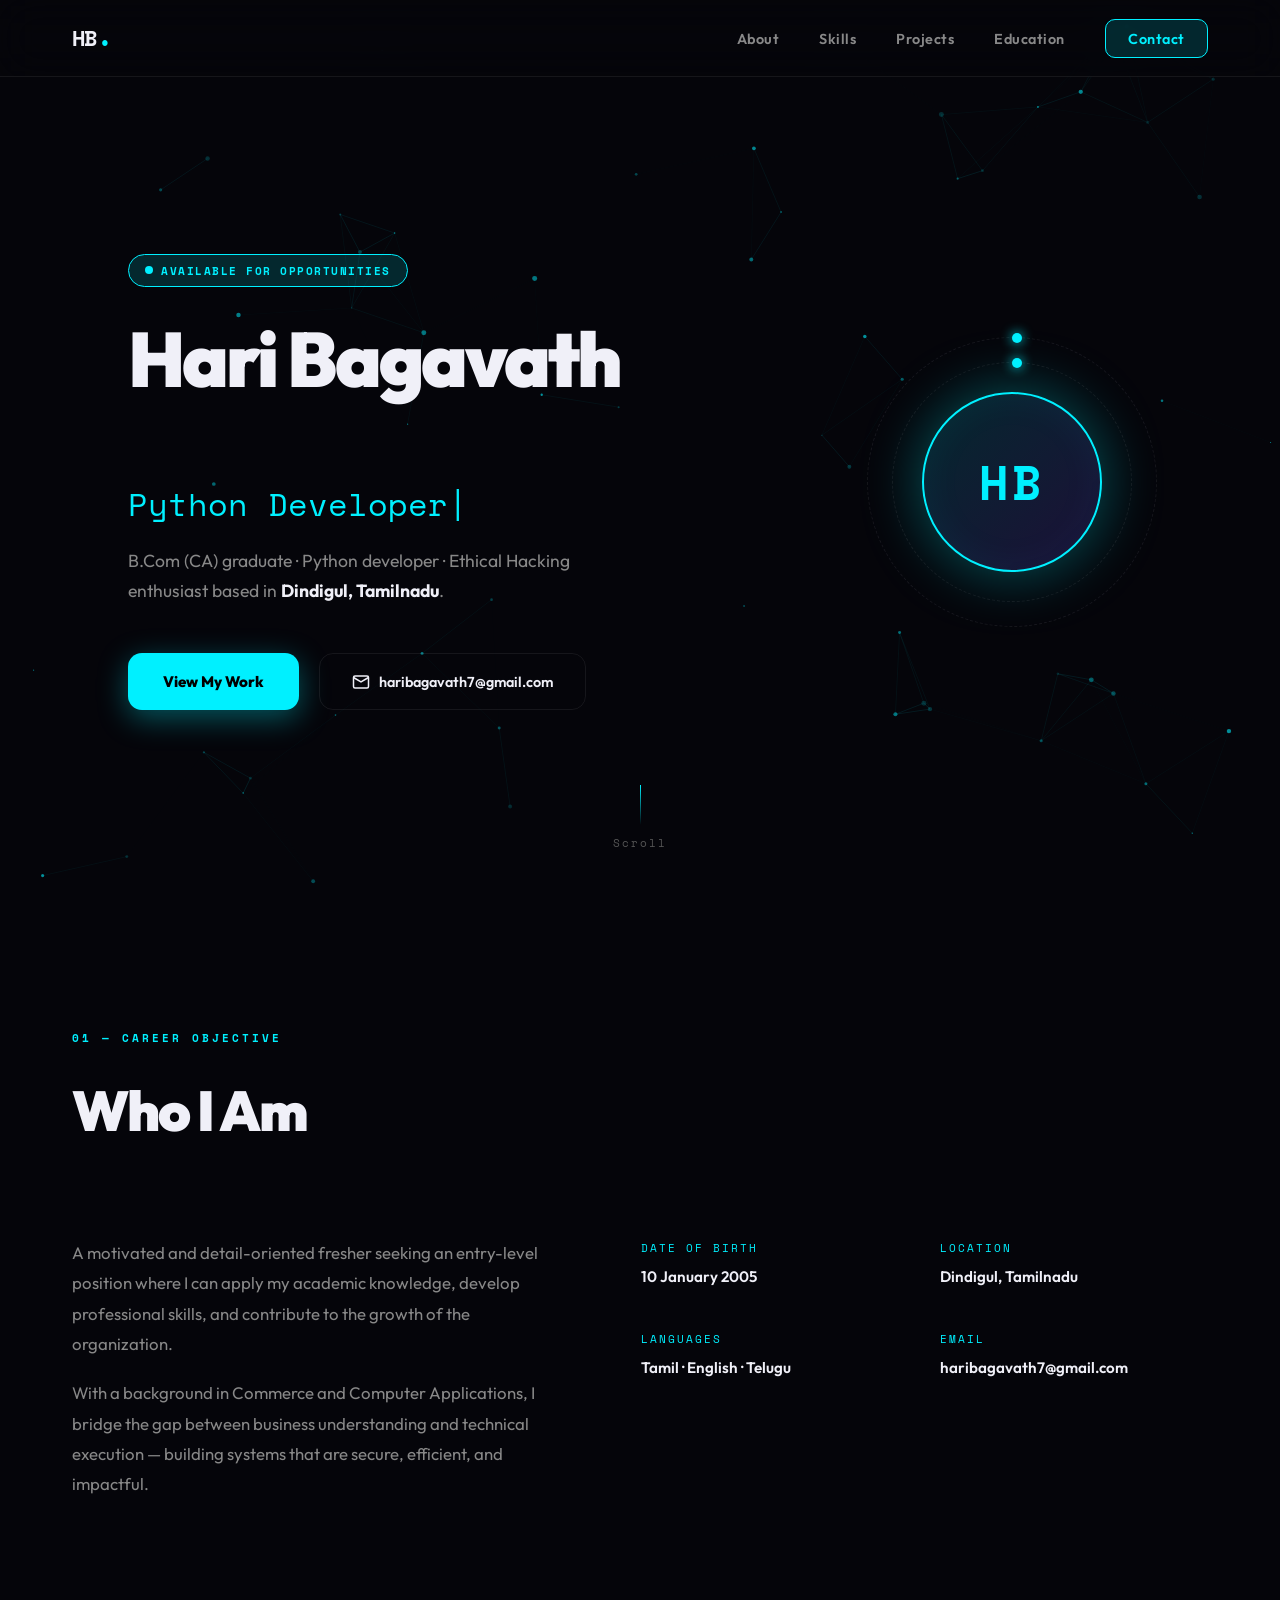
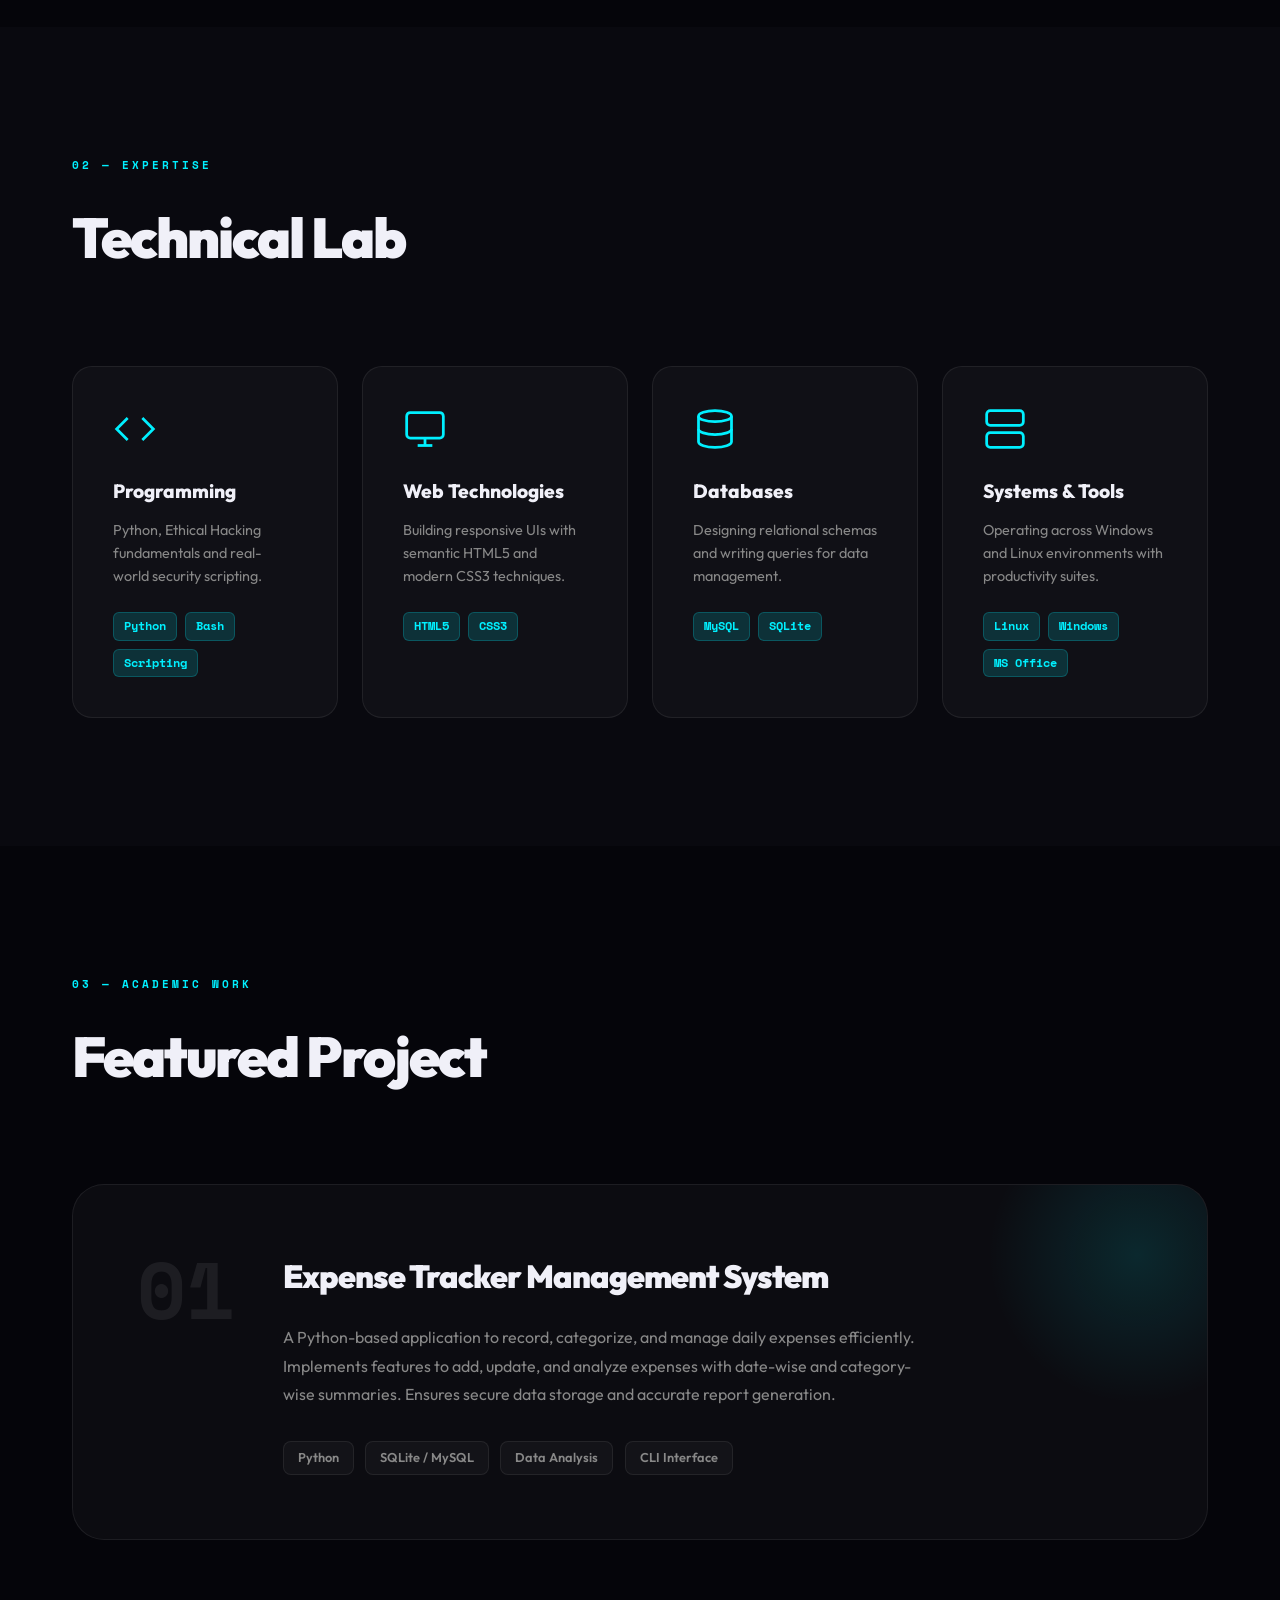
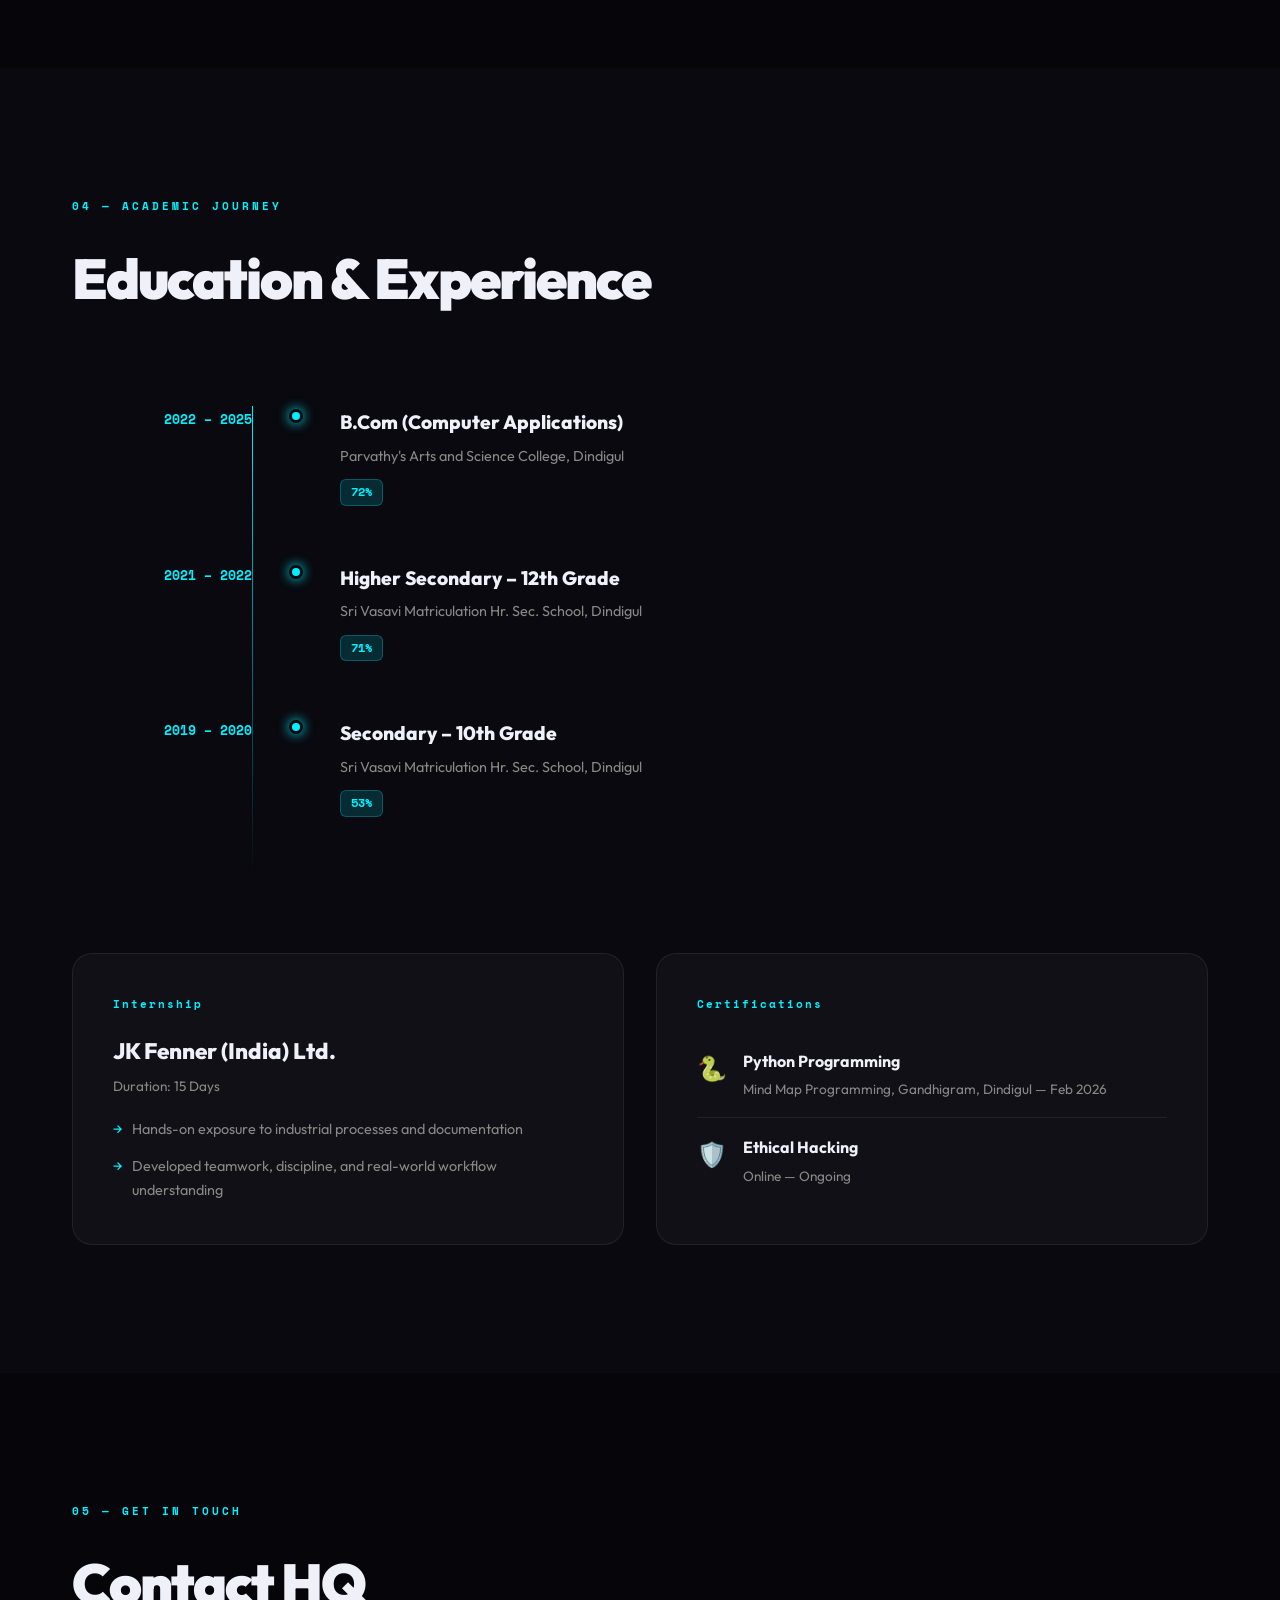
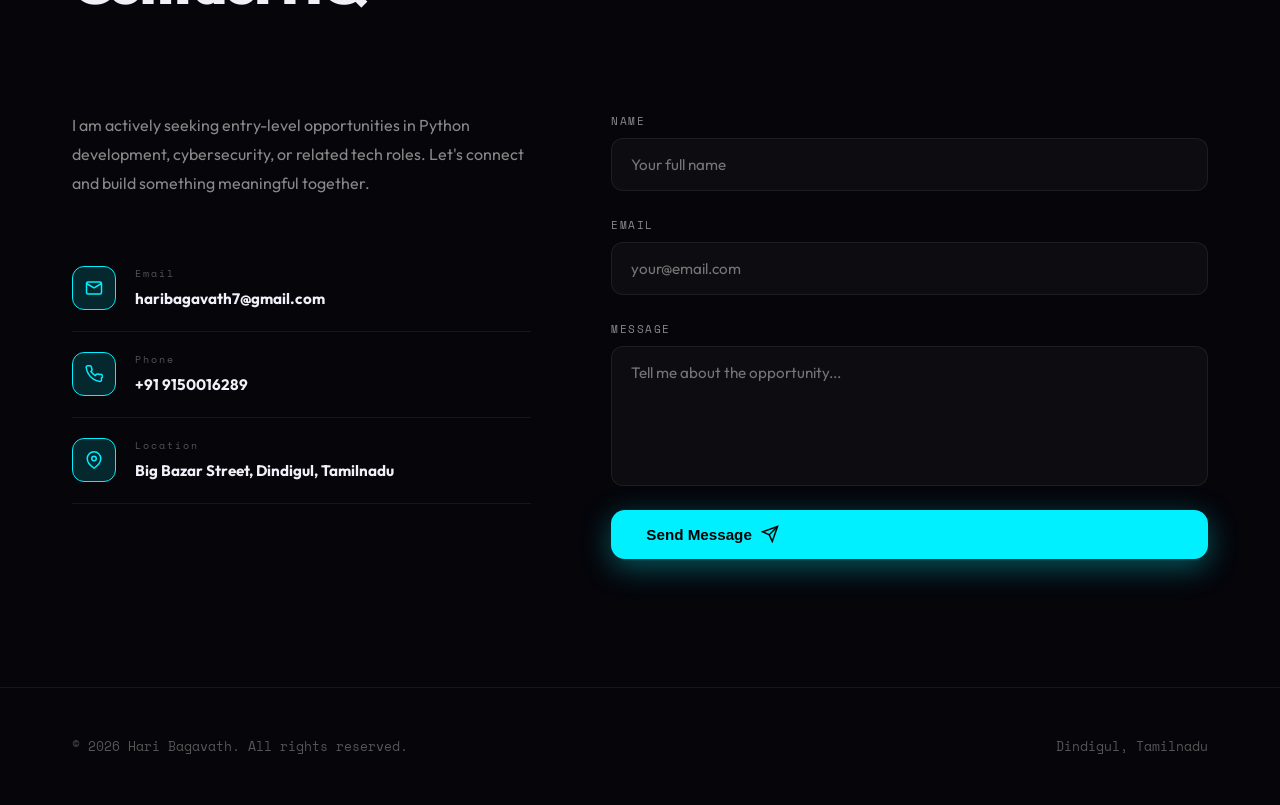
<file: new/index.html>
<!DOCTYPE html>
<html lang="en">
<head>
    <meta charset="UTF-8">
    <meta name="viewport" content="width=device-width, initial-scale=1.0">
    <title>Hari Bagavath | Python Developer & Ethical Hacking Enthusiast</title>
    <meta name="description" content="Portfolio of Hari Bagavath – B.Com CA graduate, Python developer, and ethical hacking enthusiast from Dindigul, Tamilnadu.">
    <link rel="stylesheet" href="styles.css">
    <link rel="preconnect" href="https://fonts.googleapis.com">
    <link rel="preconnect" href="https://fonts.gstatic.com" crossorigin>
    <link href="https://fonts.googleapis.com/css2?family=Outfit:wght@300;400;600;800;900&family=Space+Mono:wght@400;700&display=swap" rel="stylesheet">
</head>
<body>

    <!-- Particle canvas background -->
    <canvas id="particle-canvas"></canvas>

    <!-- Navbar -->
    <nav class="glass-nav" id="navbar">
        <div class="nav-container">
            <a href="#hero" class="logo">HB<span class="logo-dot">.</span></a>
            <ul class="nav-links">
                <li><a href="#about">About</a></li>
                <li><a href="#skills">Skills</a></li>
                <li><a href="#projects">Projects</a></li>
                <li><a href="#education">Education</a></li>
                <li><a href="#contact" class="btn-nav">Contact</a></li>
            </ul>
            <button class="mobile-menu-btn" id="mobile-menu-btn" aria-label="Open menu">
                <span></span><span></span><span></span>
            </button>
        </div>
    </nav>

    <!-- Mobile Menu -->
    <div class="mobile-menu" id="mobile-menu">
        <a href="#about" class="mobile-link">About</a>
        <a href="#skills" class="mobile-link">Skills</a>
        <a href="#projects" class="mobile-link">Projects</a>
        <a href="#education" class="mobile-link">Education</a>
        <a href="#contact" class="mobile-link">Contact</a>
    </div>

    <main>
        <!-- HERO -->
        <section id="hero" class="hero-section">
            <div class="hero-content">
                <div class="hero-badge">
                    <span class="badge-dot"></span>
                    AVAILABLE FOR OPPORTUNITIES
                </div>
                <h1>
                    <span class="line1">Hari Bagavath</span><br>
                    <span class="line2"><span class="typed-text" id="typed-text"></span><span class="cursor">|</span></span>
                </h1>
                <p class="hero-sub">B.Com (CA) graduate · Python developer · Ethical Hacking enthusiast based in <strong>Dindigul, Tamilnadu</strong>.</p>
                <div class="hero-btns">
                    <a href="#projects" class="btn-primary" id="hero-view-btn">View My Work</a>
                    <a href="mailto:haribagavath7@gmail.com" class="btn-ghost" id="hero-email-btn">
                        <svg width="18" height="18" viewBox="0 0 24 24" fill="none" stroke="currentColor" stroke-width="2"><path d="M4 4h16c1.1 0 2 .9 2 2v12c0 1.1-.9 2-2 2H4c-1.1 0-2-.9-2-2V6c0-1.1.9-2 2-2z"/><polyline points="22,6 12,12 2,6"/></svg>
                        haribagavath7@gmail.com
                    </a>
                </div>
            </div>
            <div class="hero-visual">
                <div class="avatar-ring">
                    <div class="avatar-inner">
                        <span class="avatar-initials">HB</span>
                    </div>
                    <div class="orbit orbit-1"><div class="orbit-dot"></div></div>
                    <div class="orbit orbit-2"><div class="orbit-dot"></div></div>
                </div>
            </div>
            <div class="scroll-hint">
                <div class="scroll-line"></div>
                <span>Scroll</span>
            </div>
        </section>

        <!-- ABOUT -->
        <section id="about" class="section">
            <div class="container reveal">
                <div class="section-label">01 &mdash; CAREER OBJECTIVE</div>
                <h2 class="section-heading">Who I Am</h2>
                <div class="about-grid">
                    <div class="about-text">
                        <p>A motivated and detail-oriented fresher seeking an entry-level position where I can apply my academic knowledge, develop professional skills, and contribute to the growth of the organization.</p>
                        <p style="margin-top:1.2rem;">With a background in Commerce and Computer Applications, I bridge the gap between business understanding and technical execution — building systems that are secure, efficient, and impactful.</p>
                    </div>
                    <div class="about-details">
                        <div class="detail-row">
                            <div class="detail-block">
                                <span class="dk">Date of Birth</span>
                                <span class="dv">10 January 2005</span>
                            </div>
                            <div class="detail-block">
                                <span class="dk">Location</span>
                                <span class="dv">Dindigul, Tamilnadu</span>
                            </div>
                        </div>
                        <div class="detail-row">
                            <div class="detail-block">
                                <span class="dk">Languages</span>
                                <span class="dv">Tamil · English · Telugu</span>
                            </div>
                            <div class="detail-block">
                                <span class="dk">Email</span>
                                <span class="dv">haribagavath7@gmail.com</span>
                            </div>
                        </div>
                    </div>
                </div>
            </div>
        </section>

        <!-- SKILLS -->
        <section id="skills" class="section alt-bg">
            <div class="container reveal">
                <div class="section-label">02 &mdash; EXPERTISE</div>
                <h2 class="section-heading">Technical Lab</h2>
                <div class="skills-grid">
                    <div class="skill-card">
                        <div class="skill-icon">
                            <svg viewBox="0 0 24 24" fill="none" stroke="currentColor" stroke-width="1.5"><polyline points="16 18 22 12 16 6"/><polyline points="8 6 2 12 8 18"/></svg>
                        </div>
                        <h3>Programming</h3>
                        <p>Python, Ethical Hacking fundamentals and real-world security scripting.</p>
                        <div class="skill-tags"><span>Python</span><span>Bash</span><span>Scripting</span></div>
                    </div>
                    <div class="skill-card">
                        <div class="skill-icon">
                            <svg viewBox="0 0 24 24" fill="none" stroke="currentColor" stroke-width="1.5"><rect x="2" y="3" width="20" height="14" rx="2" ry="2"/><line x1="8" y1="21" x2="16" y2="21"/><line x1="12" y1="17" x2="12" y2="21"/></svg>
                        </div>
                        <h3>Web Technologies</h3>
                        <p>Building responsive UIs with semantic HTML5 and modern CSS3 techniques.</p>
                        <div class="skill-tags"><span>HTML5</span><span>CSS3</span></div>
                    </div>
                    <div class="skill-card">
                        <div class="skill-icon">
                            <svg viewBox="0 0 24 24" fill="none" stroke="currentColor" stroke-width="1.5"><ellipse cx="12" cy="5" rx="9" ry="3"/><path d="M21 12c0 1.66-4 3-9 3s-9-1.34-9-3"/><path d="M3 5v14c0 1.66 4 3 9 3s9-1.34 9-3V5"/></svg>
                        </div>
                        <h3>Databases</h3>
                        <p>Designing relational schemas and writing queries for data management.</p>
                        <div class="skill-tags"><span>MySQL</span><span>SQLite</span></div>
                    </div>
                    <div class="skill-card">
                        <div class="skill-icon">
                            <svg viewBox="0 0 24 24" fill="none" stroke="currentColor" stroke-width="1.5"><rect x="2" y="2" width="20" height="8" rx="2" ry="2"/><rect x="2" y="14" width="20" height="8" rx="2" ry="2"/><line x1="6" y1="6" x2="6.01" y2="6"/><line x1="6" y1="18" x2="6.01" y2="18"/></svg>
                        </div>
                        <h3>Systems & Tools</h3>
                        <p>Operating across Windows and Linux environments with productivity suites.</p>
                        <div class="skill-tags"><span>Linux</span><span>Windows</span><span>MS Office</span></div>
                    </div>
                </div>
            </div>
        </section>

        <!-- PROJECTS -->
        <section id="projects" class="section">
            <div class="container reveal">
                <div class="section-label">03 &mdash; ACADEMIC WORK</div>
                <h2 class="section-heading">Featured Project</h2>
                <div class="project-card">
                    <div class="project-glow"></div>
                    <div class="project-number">01</div>
                    <div class="project-body">
                        <h3>Expense Tracker Management System</h3>
                        <p>A Python-based application to record, categorize, and manage daily expenses efficiently. Implements features to add, update, and analyze expenses with date-wise and category-wise summaries. Ensures secure data storage and accurate report generation.</p>
                        <div class="project-tech">
                            <span>Python</span>
                            <span>SQLite / MySQL</span>
                            <span>Data Analysis</span>
                            <span>CLI Interface</span>
                        </div>
                    </div>
                </div>
            </div>
        </section>

        <!-- EDUCATION & INTERNSHIP -->
        <section id="education" class="section alt-bg">
            <div class="container reveal">
                <div class="section-label">04 &mdash; ACADEMIC JOURNEY</div>
                <h2 class="section-heading">Education & Experience</h2>

                <div class="timeline">
                    <div class="timeline-item">
                        <div class="tl-year">2022 – 2025</div>
                        <div class="tl-dot"></div>
                        <div class="tl-content">
                            <h4>B.Com (Computer Applications)</h4>
                            <p>Parvathy's Arts and Science College, Dindigul</p>
                            <span class="tl-grade">72%</span>
                        </div>
                    </div>
                    <div class="timeline-item">
                        <div class="tl-year">2021 – 2022</div>
                        <div class="tl-dot"></div>
                        <div class="tl-content">
                            <h4>Higher Secondary – 12th Grade</h4>
                            <p>Sri Vasavi Matriculation Hr. Sec. School, Dindigul</p>
                            <span class="tl-grade">71%</span>
                        </div>
                    </div>
                    <div class="timeline-item">
                        <div class="tl-year">2019 – 2020</div>
                        <div class="tl-dot"></div>
                        <div class="tl-content">
                            <h4>Secondary – 10th Grade</h4>
                            <p>Sri Vasavi Matriculation Hr. Sec. School, Dindigul</p>
                            <span class="tl-grade">53%</span>
                        </div>
                    </div>
                </div>

                <div class="dual-grid">
                    <!-- Internship -->
                    <div class="info-card">
                        <div class="info-card-label">Internship</div>
                        <h3>JK Fenner (India) Ltd.</h3>
                        <p class="info-duration">Duration: 15 Days</p>
                        <ul class="info-list">
                            <li>Hands-on exposure to industrial processes and documentation</li>
                            <li>Developed teamwork, discipline, and real-world workflow understanding</li>
                        </ul>
                    </div>
                    <!-- Certifications -->
                    <div class="info-card">
                        <div class="info-card-label">Certifications</div>
                        <div class="cert-item">
                            <div class="cert-icon">🐍</div>
                            <div>
                                <h4>Python Programming</h4>
                                <p>Mind Map Programming, Gandhigram, Dindigul — Feb 2026</p>
                            </div>
                        </div>
                        <div class="cert-item">
                            <div class="cert-icon">🛡️</div>
                            <div>
                                <h4>Ethical Hacking</h4>
                                <p>Online — Ongoing</p>
                            </div>
                        </div>
                    </div>
                </div>
            </div>
        </section>

        <!-- CONTACT -->
        <section id="contact" class="section">
            <div class="container reveal">
                <div class="section-label">05 &mdash; GET IN TOUCH</div>
                <h2 class="section-heading">Contact HQ</h2>
                <div class="contact-wrap">
                    <div class="contact-info">
                        <p>I am actively seeking entry-level opportunities in Python development, cybersecurity, or related tech roles. Let's connect and build something meaningful together.</p>
                        <a href="mailto:haribagavath7@gmail.com" class="contact-link" id="contact-email-link">
                            <div class="cl-icon">
                                <svg viewBox="0 0 24 24" fill="none" stroke="currentColor" stroke-width="2"><path d="M4 4h16c1.1 0 2 .9 2 2v12c0 1.1-.9 2-2 2H4c-1.1 0-2-.9-2-2V6c0-1.1.9-2 2-2z"/><polyline points="22,6 12,12 2,6"/></svg>
                            </div>
                            <div>
                                <span class="cl-label">Email</span>
                                <span class="cl-value">haribagavath7@gmail.com</span>
                            </div>
                        </a>
                        <a href="tel:+919150016289" class="contact-link" id="contact-phone-link">
                            <div class="cl-icon">
                                <svg viewBox="0 0 24 24" fill="none" stroke="currentColor" stroke-width="2"><path d="M22 16.92v3a2 2 0 0 1-2.18 2 19.79 19.79 0 0 1-8.63-3.07A19.5 19.5 0 0 1 4.69 12 19.79 19.79 0 0 1 1.61 3.29A2 2 0 0 1 3.58 1h3a2 2 0 0 1 2 1.72c.127.96.361 1.903.7 2.81a2 2 0 0 1-.45 2.11L7.91 8.56a16 16 0 0 0 5.55 5.55l1.62-1.62a2 2 0 0 1 2.11-.45c.907.339 1.85.573 2.81.7A2 2 0 0 1 22 16.92z"/></svg>
                            </div>
                            <div>
                                <span class="cl-label">Phone</span>
                                <span class="cl-value">+91 9150016289</span>
                            </div>
                        </a>
                        <a href="#" class="contact-link" id="contact-location-link">
                            <div class="cl-icon">
                                <svg viewBox="0 0 24 24" fill="none" stroke="currentColor" stroke-width="2"><path d="M21 10c0 7-9 13-9 13s-9-6-9-13a9 9 0 0 1 18 0z"/><circle cx="12" cy="10" r="3"/></svg>
                            </div>
                            <div>
                                <span class="cl-label">Location</span>
                                <span class="cl-value">Big Bazar Street, Dindigul, Tamilnadu</span>
                            </div>
                        </a>
                    </div>
                    <form class="contact-form" id="contact-form">
                        <div class="form-group">
                            <label for="name">Name</label>
                            <input type="text" id="name" placeholder="Your full name" required>
                        </div>
                        <div class="form-group">
                            <label for="email">Email</label>
                            <input type="email" id="email" placeholder="your@email.com" required>
                        </div>
                        <div class="form-group">
                            <label for="message">Message</label>
                            <textarea id="message" placeholder="Tell me about the opportunity..." required></textarea>
                        </div>
                        <button type="submit" class="btn-primary" id="submit-btn">
                            Send Message
                            <svg viewBox="0 0 24 24" fill="none" stroke="currentColor" stroke-width="2" width="18"><line x1="22" y1="2" x2="11" y2="13"/><polygon points="22 2 15 22 11 13 2 9 22 2"/></svg>
                        </button>
                    </form>
                </div>
            </div>
        </section>
    </main>

    <footer>
        <div class="container footer-inner">
            <span>© 2026 Hari Bagavath. All rights reserved.</span>
            <div class="footer-extras">
                <span>Dindigul, Tamilnadu</span>
            </div>
        </div>
    </footer>

    <script src="app.js"></script>
</body>
</html>
</file>
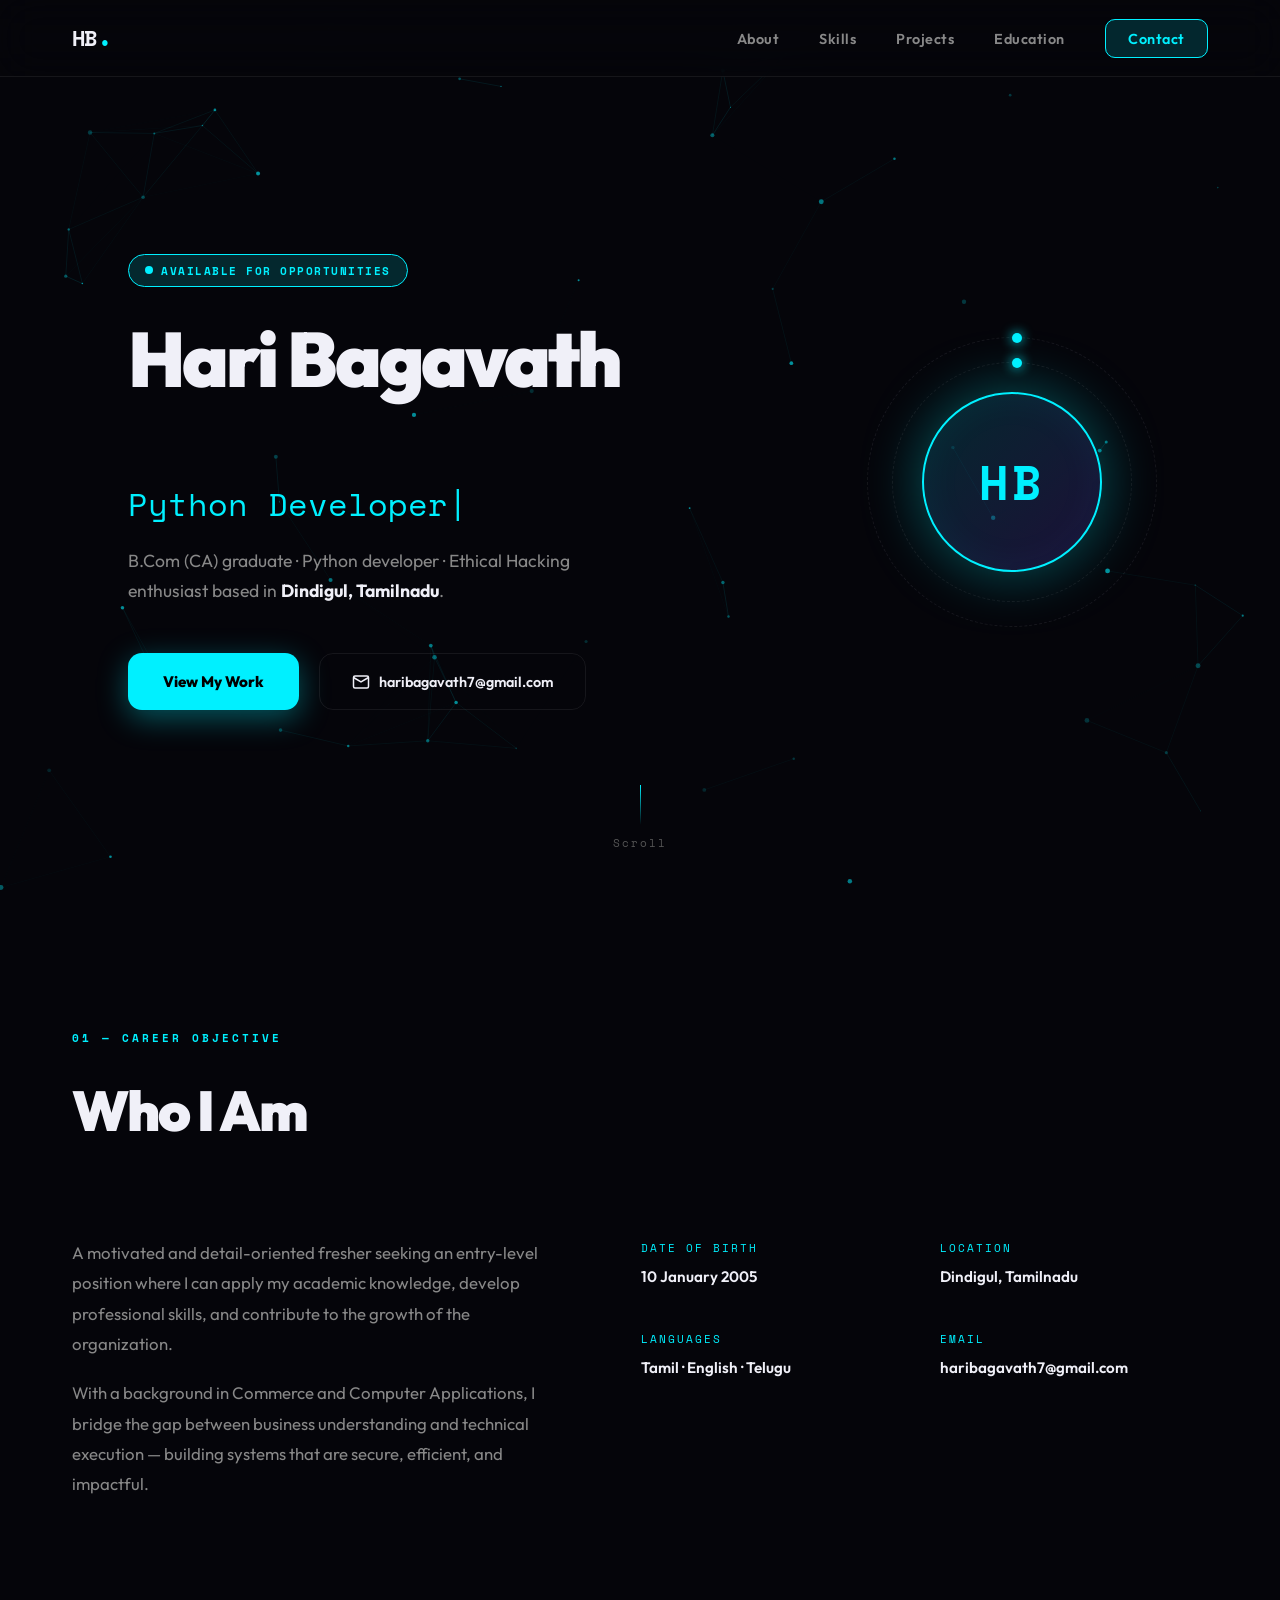
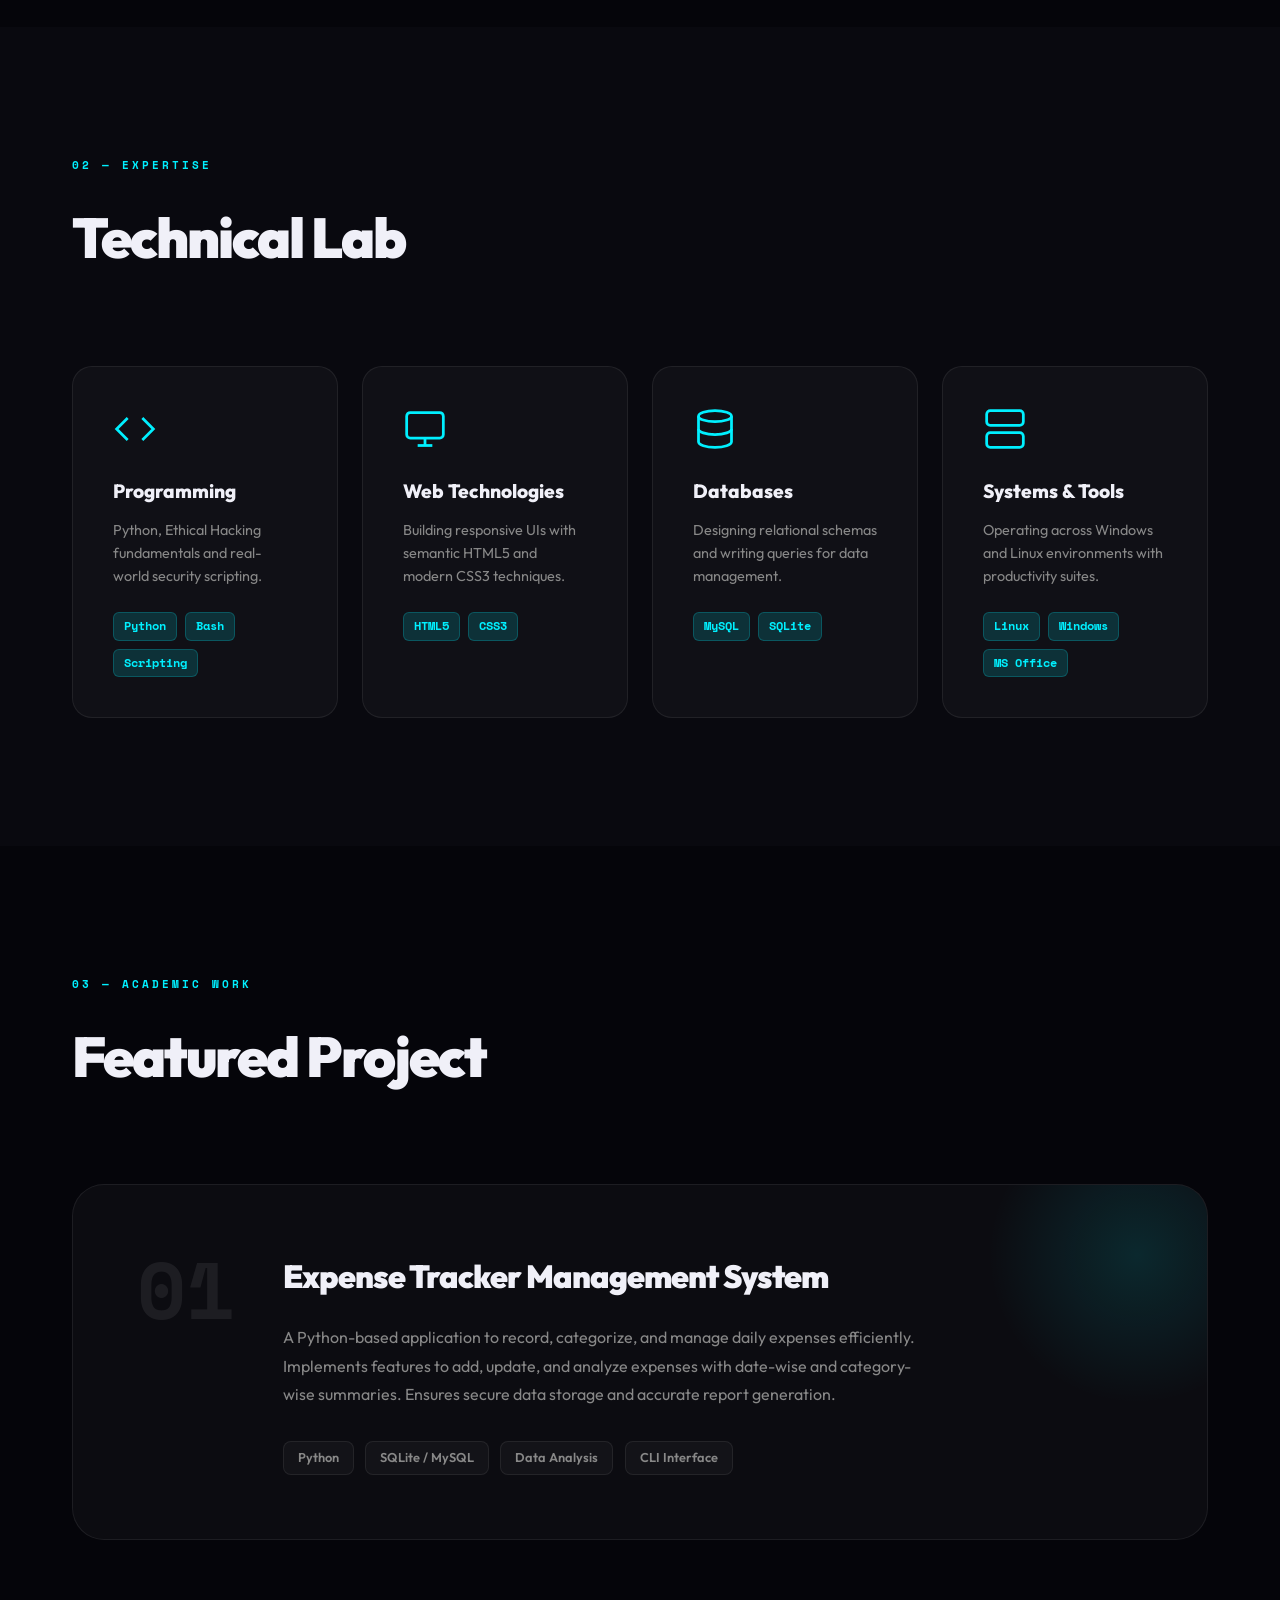
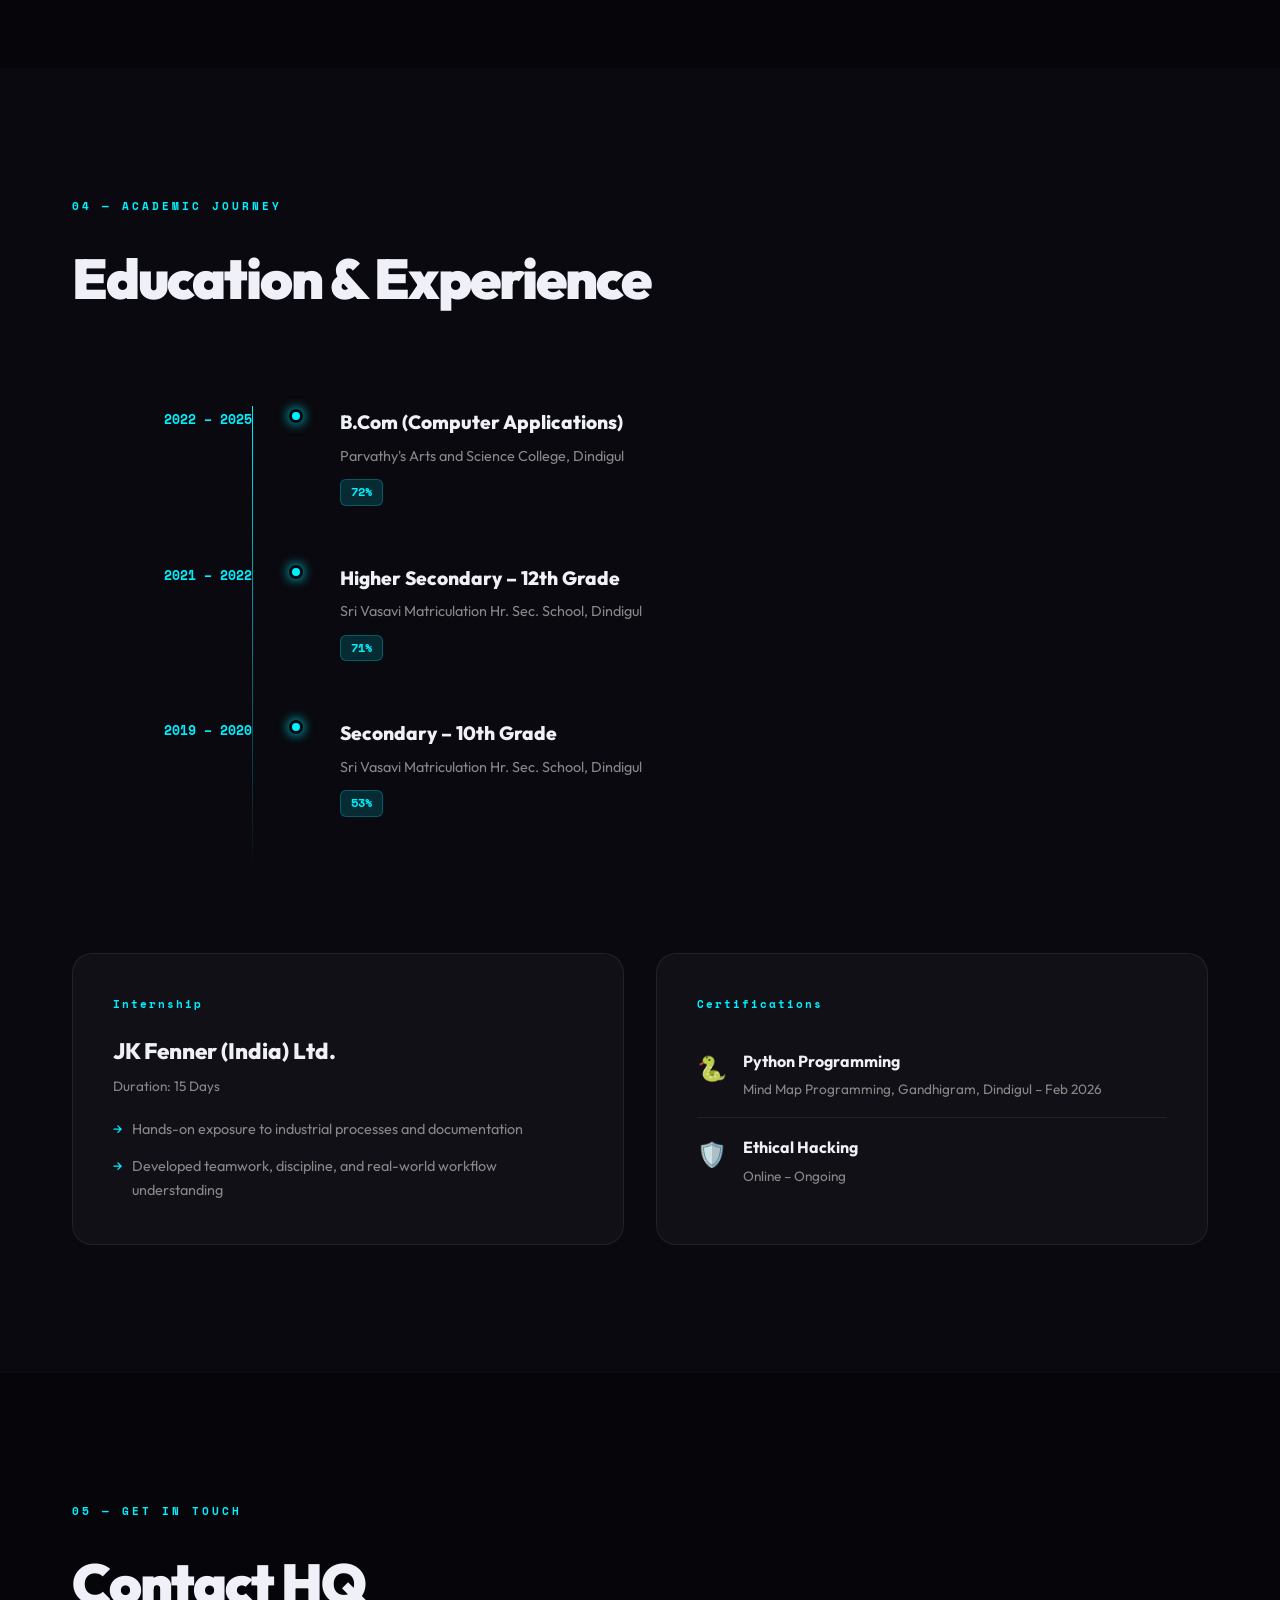
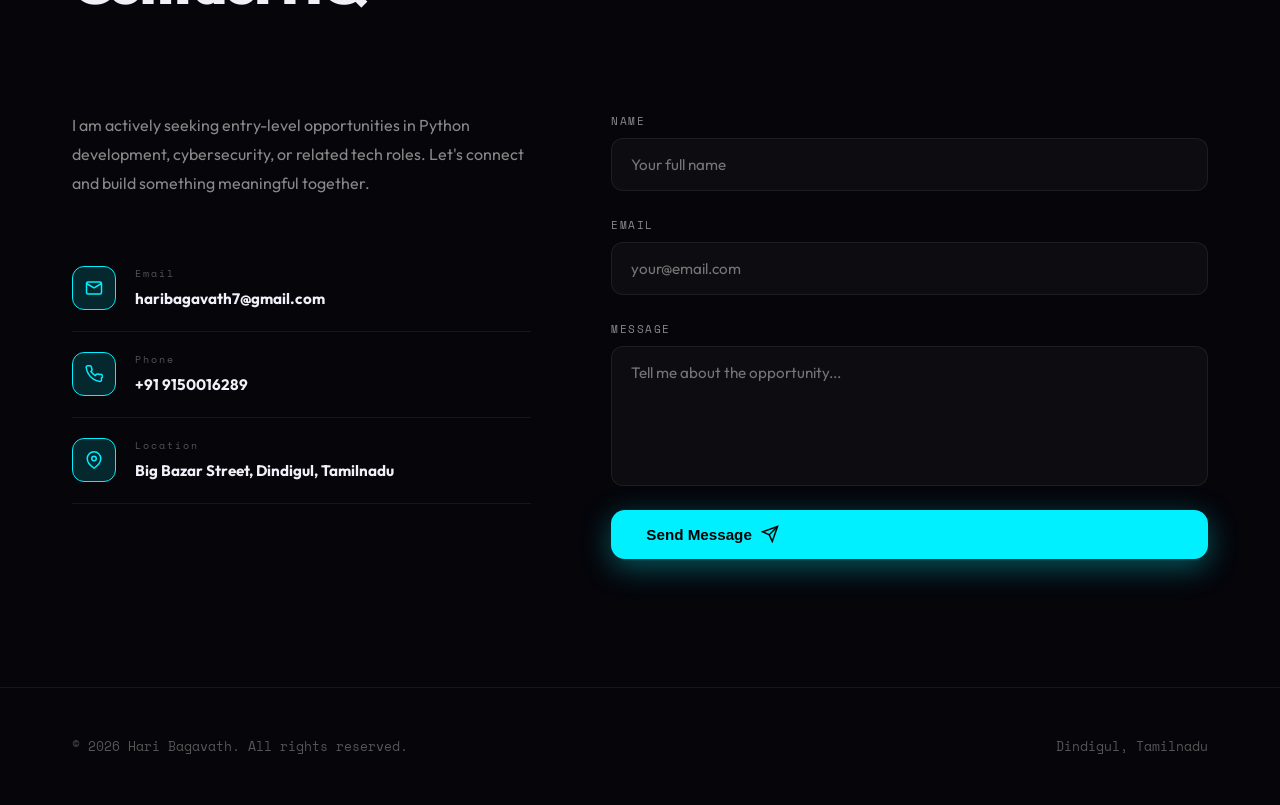
<file: new/public/index.html>
<!DOCTYPE html>
<html lang="en">
<head>
    <meta charset="UTF-8">
    <meta name="viewport" content="width=device-width, initial-scale=1.0">
    <title>Hari Bagavath | Python Developer & Ethical Hacking Enthusiast</title>
    <meta name="description" content="Portfolio of Hari Bagavath – B.Com CA graduate, Python developer, and ethical hacking enthusiast from Dindigul, Tamilnadu.">
    <link rel="stylesheet" href="styles.css">
    <link rel="preconnect" href="https://fonts.googleapis.com">
    <link rel="preconnect" href="https://fonts.gstatic.com" crossorigin>
    <link href="https://fonts.googleapis.com/css2?family=Outfit:wght@300;400;600;800;900&family=Space+Mono:wght@400;700&display=swap" rel="stylesheet">
</head>
<body>

    <!-- Particle canvas background -->
    <canvas id="particle-canvas"></canvas>

    <!-- Navbar -->
    <nav class="glass-nav" id="navbar">
        <div class="nav-container">
            <a href="#hero" class="logo">HB<span class="logo-dot">.</span></a>
            <ul class="nav-links">
                <li><a href="#about">About</a></li>
                <li><a href="#skills">Skills</a></li>
                <li><a href="#projects">Projects</a></li>
                <li><a href="#education">Education</a></li>
                <li><a href="#contact" class="btn-nav">Contact</a></li>
            </ul>
            <button class="mobile-menu-btn" id="mobile-menu-btn" aria-label="Open menu">
                <span></span><span></span><span></span>
            </button>
        </div>
    </nav>

    <!-- Mobile Menu -->
    <div class="mobile-menu" id="mobile-menu">
        <a href="#about" class="mobile-link">About</a>
        <a href="#skills" class="mobile-link">Skills</a>
        <a href="#projects" class="mobile-link">Projects</a>
        <a href="#education" class="mobile-link">Education</a>
        <a href="#contact" class="mobile-link">Contact</a>
    </div>

    <main>
        <!-- HERO -->
        <section id="hero" class="hero-section">
            <div class="hero-content">
                <div class="hero-badge">
                    <span class="badge-dot"></span>
                    AVAILABLE FOR OPPORTUNITIES
                </div>
                <h1>
                    <span class="line1">Hari Bagavath</span><br>
                    <span class="line2"><span class="typed-text" id="typed-text"></span><span class="cursor">|</span></span>
                </h1>
                <p class="hero-sub">B.Com (CA) graduate · Python developer · Ethical Hacking enthusiast based in <strong>Dindigul, Tamilnadu</strong>.</p>
                <div class="hero-btns">
                    <a href="#projects" class="btn-primary" id="hero-view-btn">View My Work</a>
                    <a href="mailto:haribagavath7@gmail.com" class="btn-ghost" id="hero-email-btn">
                        <svg width="18" height="18" viewBox="0 0 24 24" fill="none" stroke="currentColor" stroke-width="2"><path d="M4 4h16c1.1 0 2 .9 2 2v12c0 1.1-.9 2-2 2H4c-1.1 0-2-.9-2-2V6c0-1.1.9-2 2-2z"/><polyline points="22,6 12,12 2,6"/></svg>
                        haribagavath7@gmail.com
                    </a>
                </div>
            </div>
            <div class="hero-visual">
                <div class="avatar-ring">
                    <div class="avatar-inner">
                        <span class="avatar-initials">HB</span>
                    </div>
                    <div class="orbit orbit-1"><div class="orbit-dot"></div></div>
                    <div class="orbit orbit-2"><div class="orbit-dot"></div></div>
                </div>
            </div>
            <div class="scroll-hint">
                <div class="scroll-line"></div>
                <span>Scroll</span>
            </div>
        </section>

        <!-- ABOUT -->
        <section id="about" class="section">
            <div class="container reveal">
                <div class="section-label">01 &mdash; CAREER OBJECTIVE</div>
                <h2 class="section-heading">Who I Am</h2>
                <div class="about-grid">
                    <div class="about-text">
                        <p>A motivated and detail-oriented fresher seeking an entry-level position where I can apply my academic knowledge, develop professional skills, and contribute to the growth of the organization.</p>
                        <p style="margin-top:1.2rem;">With a background in Commerce and Computer Applications, I bridge the gap between business understanding and technical execution — building systems that are secure, efficient, and impactful.</p>
                    </div>
                    <div class="about-details">
                        <div class="detail-row">
                            <div class="detail-block">
                                <span class="dk">Date of Birth</span>
                                <span class="dv">10 January 2005</span>
                            </div>
                            <div class="detail-block">
                                <span class="dk">Location</span>
                                <span class="dv">Dindigul, Tamilnadu</span>
                            </div>
                        </div>
                        <div class="detail-row">
                            <div class="detail-block">
                                <span class="dk">Languages</span>
                                <span class="dv">Tamil · English · Telugu</span>
                            </div>
                            <div class="detail-block">
                                <span class="dk">Email</span>
                                <span class="dv">haribagavath7@gmail.com</span>
                            </div>
                        </div>
                    </div>
                </div>
            </div>
        </section>

        <!-- SKILLS -->
        <section id="skills" class="section alt-bg">
            <div class="container reveal">
                <div class="section-label">02 &mdash; EXPERTISE</div>
                <h2 class="section-heading">Technical Lab</h2>
                <div class="skills-grid">
                    <div class="skill-card">
                        <div class="skill-icon">
                            <svg viewBox="0 0 24 24" fill="none" stroke="currentColor" stroke-width="1.5"><polyline points="16 18 22 12 16 6"/><polyline points="8 6 2 12 8 18"/></svg>
                        </div>
                        <h3>Programming</h3>
                        <p>Python, Ethical Hacking fundamentals and real-world security scripting.</p>
                        <div class="skill-tags"><span>Python</span><span>Bash</span><span>Scripting</span></div>
                    </div>
                    <div class="skill-card">
                        <div class="skill-icon">
                            <svg viewBox="0 0 24 24" fill="none" stroke="currentColor" stroke-width="1.5"><rect x="2" y="3" width="20" height="14" rx="2" ry="2"/><line x1="8" y1="21" x2="16" y2="21"/><line x1="12" y1="17" x2="12" y2="21"/></svg>
                        </div>
                        <h3>Web Technologies</h3>
                        <p>Building responsive UIs with semantic HTML5 and modern CSS3 techniques.</p>
                        <div class="skill-tags"><span>HTML5</span><span>CSS3</span></div>
                    </div>
                    <div class="skill-card">
                        <div class="skill-icon">
                            <svg viewBox="0 0 24 24" fill="none" stroke="currentColor" stroke-width="1.5"><ellipse cx="12" cy="5" rx="9" ry="3"/><path d="M21 12c0 1.66-4 3-9 3s-9-1.34-9-3"/><path d="M3 5v14c0 1.66 4 3 9 3s9-1.34 9-3V5"/></svg>
                        </div>
                        <h3>Databases</h3>
                        <p>Designing relational schemas and writing queries for data management.</p>
                        <div class="skill-tags"><span>MySQL</span><span>SQLite</span></div>
                    </div>
                    <div class="skill-card">
                        <div class="skill-icon">
                            <svg viewBox="0 0 24 24" fill="none" stroke="currentColor" stroke-width="1.5"><rect x="2" y="2" width="20" height="8" rx="2" ry="2"/><rect x="2" y="14" width="20" height="8" rx="2" ry="2"/><line x1="6" y1="6" x2="6.01" y2="6"/><line x1="6" y1="18" x2="6.01" y2="18"/></svg>
                        </div>
                        <h3>Systems & Tools</h3>
                        <p>Operating across Windows and Linux environments with productivity suites.</p>
                        <div class="skill-tags"><span>Linux</span><span>Windows</span><span>MS Office</span></div>
                    </div>
                </div>
            </div>
        </section>

        <!-- PROJECTS -->
        <section id="projects" class="section">
            <div class="container reveal">
                <div class="section-label">03 &mdash; ACADEMIC WORK</div>
                <h2 class="section-heading">Featured Project</h2>
                <div class="project-card">
                    <div class="project-glow"></div>
                    <div class="project-number">01</div>
                    <div class="project-body">
                        <h3>Expense Tracker Management System</h3>
                        <p>A Python-based application to record, categorize, and manage daily expenses efficiently. Implements features to add, update, and analyze expenses with date-wise and category-wise summaries. Ensures secure data storage and accurate report generation.</p>
                        <div class="project-tech">
                            <span>Python</span>
                            <span>SQLite / MySQL</span>
                            <span>Data Analysis</span>
                            <span>CLI Interface</span>
                        </div>
                    </div>
                </div>
            </div>
        </section>

        <!-- EDUCATION & INTERNSHIP -->
        <section id="education" class="section alt-bg">
            <div class="container reveal">
                <div class="section-label">04 &mdash; ACADEMIC JOURNEY</div>
                <h2 class="section-heading">Education & Experience</h2>

                <div class="timeline">
                    <div class="timeline-item">
                        <div class="tl-year">2022 &ndash; 2025</div>
                        <div class="tl-dot"></div>
                        <div class="tl-content">
                            <h4>B.Com (Computer Applications)</h4>
                            <p>Parvathy's Arts and Science College, Dindigul</p>
                            <span class="tl-grade">72%</span>
                        </div>
                    </div>
                    <div class="timeline-item">
                        <div class="tl-year">2021 &ndash; 2022</div>
                        <div class="tl-dot"></div>
                        <div class="tl-content">
                            <h4>Higher Secondary &ndash; 12th Grade</h4>
                            <p>Sri Vasavi Matriculation Hr. Sec. School, Dindigul</p>
                            <span class="tl-grade">71%</span>
                        </div>
                    </div>
                    <div class="timeline-item">
                        <div class="tl-year">2019 &ndash; 2020</div>
                        <div class="tl-dot"></div>
                        <div class="tl-content">
                            <h4>Secondary &ndash; 10th Grade</h4>
                            <p>Sri Vasavi Matriculation Hr. Sec. School, Dindigul</p>
                            <span class="tl-grade">53%</span>
                        </div>
                    </div>
                </div>

                <div class="dual-grid">
                    <!-- Internship -->
                    <div class="info-card">
                        <div class="info-card-label">Internship</div>
                        <h3>JK Fenner (India) Ltd.</h3>
                        <p class="info-duration">Duration: 15 Days</p>
                        <ul class="info-list">
                            <li>Hands-on exposure to industrial processes and documentation</li>
                            <li>Developed teamwork, discipline, and real-world workflow understanding</li>
                        </ul>
                    </div>
                    <!-- Certifications -->
                    <div class="info-card">
                        <div class="info-card-label">Certifications</div>
                        <div class="cert-item">
                            <div class="cert-icon">🐍</div>
                            <div>
                                <h4>Python Programming</h4>
                                <p>Mind Map Programming, Gandhigram, Dindigul &ndash; Feb 2026</p>
                            </div>
                        </div>
                        <div class="cert-item">
                            <div class="cert-icon">🛡️</div>
                            <div>
                                <h4>Ethical Hacking</h4>
                                <p>Online &ndash; Ongoing</p>
                            </div>
                        </div>
                    </div>
                </div>
            </div>
        </section>

        <!-- CONTACT -->
        <section id="contact" class="section">
            <div class="container reveal">
                <div class="section-label">05 &mdash; GET IN TOUCH</div>
                <h2 class="section-heading">Contact HQ</h2>
                <div class="contact-wrap">
                    <div class="contact-info">
                        <p>I am actively seeking entry-level opportunities in Python development, cybersecurity, or related tech roles. Let's connect and build something meaningful together.</p>
                        <a href="mailto:haribagavath7@gmail.com" class="contact-link" id="contact-email-link">
                            <div class="cl-icon">
                                <svg viewBox="0 0 24 24" fill="none" stroke="currentColor" stroke-width="2"><path d="M4 4h16c1.1 0 2 .9 2 2v12c0 1.1-.9 2-2 2H4c-1.1 0-2-.9-2-2V6c0-1.1.9-2 2-2z"/><polyline points="22,6 12,12 2,6"/></svg>
                            </div>
                            <div>
                                <span class="cl-label">Email</span>
                                <span class="cl-value">haribagavath7@gmail.com</span>
                            </div>
                        </a>
                        <a href="tel:+919150016289" class="contact-link" id="contact-phone-link">
                            <div class="cl-icon">
                                <svg viewBox="0 0 24 24" fill="none" stroke="currentColor" stroke-width="2"><path d="M22 16.92v3a2 2 0 0 1-2.18 2 19.79 19.79 0 0 1-8.63-3.07A19.5 19.5 0 0 1 4.69 12 19.79 19.79 0 0 1 1.61 3.29A2 2 0 0 1 3.58 1h3a2 2 0 0 1 2 1.72c.127.96.361 1.903.7 2.81a2 2 0 0 1-.45 2.11L7.91 8.56a16 16 0 0 0 5.55 5.55l1.62-1.62a2 2 0 0 1 2.11-.45c.907.339 1.85.573 2.81.7A2 2 0 0 1 22 16.92z"/></svg>
                            </div>
                            <div>
                                <span class="cl-label">Phone</span>
                                <span class="cl-value">+91 9150016289</span>
                            </div>
                        </a>
                        <a href="#" class="contact-link" id="contact-location-link">
                            <div class="cl-icon">
                                <svg viewBox="0 0 24 24" fill="none" stroke="currentColor" stroke-width="2"><path d="M21 10c0 7-9 13-9 13s-9-6-9-13a9 9 0 0 1 18 0z"/><circle cx="12" cy="10" r="3"/></svg>
                            </div>
                            <div>
                                <span class="cl-label">Location</span>
                                <span class="cl-value">Big Bazar Street, Dindigul, Tamilnadu</span>
                            </div>
                        </a>
                    </div>
                    <form class="contact-form" id="contact-form">
                        <div class="form-group">
                            <label for="name">Name</label>
                            <input type="text" id="name" placeholder="Your full name" required>
                        </div>
                        <div class="form-group">
                            <label for="email">Email</label>
                            <input type="email" id="email" placeholder="your@email.com" required>
                        </div>
                        <div class="form-group">
                            <label for="message">Message</label>
                            <textarea id="message" placeholder="Tell me about the opportunity..." required></textarea>
                        </div>
                        <button type="submit" class="btn-primary" id="submit-btn">
                            Send Message
                            <svg viewBox="0 0 24 24" fill="none" stroke="currentColor" stroke-width="2" width="18"><line x1="22" y1="2" x2="11" y2="13"/><polygon points="22 2 15 22 11 13 2 9 22 2"/></svg>
                        </button>
                    </form>
                </div>
            </div>
        </section>
    </main>

    <footer>
        <div class="container footer-inner">
            <span>© 2026 Hari Bagavath. All rights reserved.</span>
            <div class="footer-extras">
                <span>Dindigul, Tamilnadu</span>
            </div>
        </div>
    </footer>

    <script src="app.js"></script>
</body>
</html>
</file>
<file: new/styles.css>
/* =============================================
   DESIGN TOKENS & RESET
   ============================================= */
:root {
    --primary: #00f0ff;
    --primary-dim: rgba(0, 240, 255, 0.15);
    --primary-glow: rgba(0, 240, 255, 0.35);
    --secondary: #7c3aed;
    --bg: #05050a;
    --bg-alt: #09090f;
    --card-bg: rgba(255, 255, 255, 0.03);
    --card-border: rgba(255, 255, 255, 0.07);
    --text: #f0f0f8;
    --text-dim: #888;
    --text-dimmer: #555;
    --font-main: 'Outfit', sans-serif;
    --font-mono: 'Space Mono', monospace;
    --radius: 20px;
    --radius-lg: 32px;
    --shadow: 0 0 60px rgba(0, 240, 255, 0.06);
    --ease: cubic-bezier(0.16, 1, 0.3, 1);
}

*,
*::before,
*::after {
    margin: 0;
    padding: 0;
    box-sizing: border-box;
}

html {
    scroll-behavior: smooth;
}

body {
    background: var(--bg);
    color: var(--text);
    font-family: var(--font-main);
    line-height: 1.7;
    overflow-x: hidden;
}

/* Particle Canvas */
#particle-canvas {
    position: fixed;
    top: 0;
    left: 0;
    width: 100%;
    height: 100%;
    z-index: 0;
    pointer-events: none;
}

/* =============================================
   NAVIGATION
   ============================================= */
.glass-nav {
    position: fixed;
    top: 0;
    left: 0;
    width: 100%;
    z-index: 100;
    padding: 1.2rem 0;
    background: rgba(5, 5, 10, 0.8);
    backdrop-filter: blur(20px);
    border-bottom: 1px solid var(--card-border);
    transition: all 0.4s var(--ease);
}

.glass-nav.scrolled {
    padding: 0.8rem 0;
    background: rgba(5, 5, 10, 0.95);
}

.nav-container {
    max-width: 1200px;
    margin: 0 auto;
    padding: 0 2rem;
    display: flex;
    align-items: center;
    justify-content: space-between;
}

.logo {
    font-family: var(--font-mono);
    font-size: 1.4rem;
    font-weight: 700;
    color: var(--text);
    text-decoration: none;
    letter-spacing: -1px;
}

.logo-dot {
    color: var(--primary);
    font-size: 1.8rem;
    line-height: 0;
}

.nav-links {
    display: flex;
    list-style: none;
    gap: 2.5rem;
    align-items: center;
}

.nav-links a {
    text-decoration: none;
    color: var(--text-dim);
    font-size: 0.9rem;
    font-weight: 600;
    transition: color 0.25s;
    letter-spacing: 0.5px;
}

.nav-links a:hover {
    color: var(--primary);
}

.btn-nav {
    background: var(--primary-dim) !important;
    color: var(--primary) !important;
    border: 1px solid var(--primary) !important;
    padding: 0.6rem 1.4rem;
    border-radius: 10px;
    transition: all 0.3s var(--ease) !important;
}

.btn-nav:hover {
    background: var(--primary) !important;
    color: #000 !important;
}

.mobile-menu-btn {
    display: none;
    flex-direction: column;
    gap: 5px;
    background: none;
    border: none;
    cursor: pointer;
}

.mobile-menu-btn span {
    display: block;
    width: 24px;
    height: 2px;
    background: var(--text);
    border-radius: 2px;
    transition: all 0.3s;
}

.mobile-menu {
    display: none;
    position: fixed;
    top: 0;
    left: 0;
    right: 0;
    bottom: 0;
    background: rgba(5, 5, 10, 0.98);
    backdrop-filter: blur(20px);
    z-index: 99;
    flex-direction: column;
    align-items: center;
    justify-content: center;
    gap: 2.5rem;
}

.mobile-menu.active {
    display: flex;
}

.mobile-link {
    font-family: var(--font-main);
    font-size: 2rem;
    font-weight: 800;
    color: var(--text);
    text-decoration: none;
    transition: color 0.2s;
}

.mobile-link:hover {
    color: var(--primary);
}

/* =============================================
   HERO SECTION
   ============================================= */
.hero-section {
    position: relative;
    z-index: 1;
    min-height: 100vh;
    display: flex;
    align-items: center;
    justify-content: space-between;
    padding: 8rem 10% 4rem;
    gap: 4rem;
}

.hero-badge {
    display: inline-flex;
    align-items: center;
    gap: 8px;
    background: var(--primary-dim);
    border: 1px solid var(--primary);
    color: var(--primary);
    padding: 6px 16px;
    border-radius: 40px;
    font-family: var(--font-mono);
    font-size: 0.7rem;
    font-weight: 700;
    letter-spacing: 1.5px;
    margin-bottom: 2rem;
}

.badge-dot {
    width: 8px;
    height: 8px;
    background: var(--primary);
    border-radius: 50%;
    animation: blink 1.5s infinite;
}

@keyframes blink {

    0%,
    100% {
        opacity: 1;
    }

    50% {
        opacity: 0.2;
    }
}

.hero-content {
    flex: 1;
    max-width: 700px;
    z-index: 2;
}

.hero-section h1 {
    font-size: clamp(2.8rem, 6vw, 5.5rem);
    font-weight: 900;
    line-height: 1.05;
    letter-spacing: -3px;
    margin-bottom: 1.5rem;
}

.hero-section h1 .line1 {
    display: block;
    color: var(--text);
}

.hero-section h1 .line2 {
    display: block;
    color: var(--primary);
    font-family: var(--font-mono);
    font-size: clamp(1.2rem, 2.5vw, 2rem);
    font-weight: 400;
    letter-spacing: 0;
    margin-top: 0.5rem;
}

.cursor {
    animation: blink 1s infinite;
    color: var(--primary);
}

.hero-sub {
    color: var(--text-dim);
    font-size: 1.1rem;
    margin-bottom: 3rem;
    max-width: 520px;
}

.hero-sub strong {
    color: var(--text);
}

.hero-btns {
    display: flex;
    flex-wrap: wrap;
    gap: 1.2rem;
}

.btn-primary {
    display: inline-flex;
    align-items: center;
    gap: 0.6rem;
    background: var(--primary);
    color: #000;
    padding: 0.95rem 2.2rem;
    border-radius: 14px;
    font-weight: 800;
    font-size: 0.95rem;
    text-decoration: none;
    border: none;
    cursor: pointer;
    transition: all 0.3s var(--ease);
    box-shadow: 0 8px 30px var(--primary-glow);
}

.btn-primary:hover {
    transform: translateY(-4px);
    box-shadow: 0 16px 40px var(--primary-glow);
}

.btn-ghost {
    display: inline-flex;
    align-items: center;
    gap: 0.6rem;
    background: transparent;
    color: var(--text);
    padding: 0.95rem 2rem;
    border-radius: 14px;
    font-weight: 600;
    font-size: 0.9rem;
    text-decoration: none;
    border: 1px solid var(--card-border);
    transition: all 0.3s var(--ease);
}

.btn-ghost:hover {
    border-color: var(--primary);
    color: var(--primary);
    background: var(--primary-dim);
}

/* Hero Visual */
.hero-visual {
    flex-shrink: 0;
    z-index: 2;
}

.avatar-ring {
    position: relative;
    width: 280px;
    height: 280px;
    display: flex;
    align-items: center;
    justify-content: center;
}

.avatar-inner {
    width: 180px;
    height: 180px;
    border-radius: 50%;
    background: linear-gradient(135deg, var(--primary-dim), rgba(124, 58, 237, 0.2));
    border: 2px solid var(--primary);
    display: flex;
    align-items: center;
    justify-content: center;
    box-shadow: 0 0 60px var(--primary-glow), inset 0 0 40px rgba(0, 240, 255, 0.05);
}

.avatar-initials {
    font-family: var(--font-mono);
    font-size: 3rem;
    font-weight: 700;
    color: var(--primary);
    letter-spacing: 4px;
}

.orbit {
    position: absolute;
    border-radius: 50%;
    border: 1px dashed var(--card-border);
    animation: spin linear infinite;
}

.orbit-1 {
    width: 240px;
    height: 240px;
    animation-duration: 8s;
}

.orbit-2 {
    width: 290px;
    height: 290px;
    animation-duration: 14s;
    animation-direction: reverse;
}

.orbit-dot {
    width: 10px;
    height: 10px;
    background: var(--primary);
    border-radius: 50%;
    position: absolute;
    top: -5px;
    left: 50%;
    box-shadow: 0 0 12px var(--primary);
}

@keyframes spin {
    from {
        transform: rotate(0deg);
    }

    to {
        transform: rotate(360deg);
    }
}

.scroll-hint {
    position: absolute;
    bottom: 3rem;
    left: 50%;
    transform: translateX(-50%);
    display: flex;
    flex-direction: column;
    align-items: center;
    gap: 0.5rem;
    color: var(--text-dimmer);
    font-size: 0.7rem;
    letter-spacing: 2px;
    font-family: var(--font-mono);
}

.scroll-line {
    width: 1px;
    height: 40px;
    background: linear-gradient(to bottom, var(--primary), transparent);
    animation: scrollAnim 2s infinite;
}

@keyframes scrollAnim {

    0%,
    100% {
        opacity: 0.3;
    }

    50% {
        opacity: 1;
    }
}

/* =============================================
   SECTIONS
   ============================================= */
.section {
    padding: 8rem 0;
    position: relative;
    z-index: 1;
}

.alt-bg {
    background: var(--bg-alt);
}

.container {
    max-width: 1200px;
    margin: 0 auto;
    padding: 0 2rem;
}

.section-label {
    font-family: var(--font-mono);
    font-size: 0.7rem;
    color: var(--primary);
    letter-spacing: 3px;
    margin-bottom: 1rem;
    font-weight: 700;
}

.section-heading {
    font-size: clamp(2rem, 5vw, 3.5rem);
    font-weight: 900;
    letter-spacing: -2px;
    margin-bottom: 5rem;
}

/* Reveal animation */
.reveal {
    opacity: 0;
    transform: translateY(40px);
    transition: opacity 0.9s var(--ease), transform 0.9s var(--ease);
}

.reveal.visible {
    opacity: 1;
    transform: translateY(0);
}

/* =============================================
   ABOUT
   ============================================= */
.about-grid {
    display: grid;
    grid-template-columns: 1fr 1.2fr;
    gap: 6rem;
    align-items: start;
}

.about-text p {
    color: var(--text-dim);
    font-size: 1.05rem;
    line-height: 1.8;
}

.about-details {
    display: flex;
    flex-direction: column;
    gap: 2.5rem;
}

.detail-row {
    display: grid;
    grid-template-columns: 1fr 1fr;
    gap: 2rem;
}

.detail-block {
    display: flex;
    flex-direction: column;
    gap: 0.4rem;
}

.dk {
    font-family: var(--font-mono);
    font-size: 0.7rem;
    color: var(--primary);
    letter-spacing: 2px;
    text-transform: uppercase;
}

.dv {
    font-size: 0.95rem;
    color: var(--text);
    font-weight: 600;
}

/* =============================================
   SKILLS
   ============================================= */
.skills-grid {
    display: grid;
    grid-template-columns: repeat(auto-fit, minmax(260px, 1fr));
    gap: 1.5rem;
}

.skill-card {
    background: var(--card-bg);
    border: 1px solid var(--card-border);
    border-radius: var(--radius);
    padding: 2.5rem;
    transition: all 0.4s var(--ease);
}

.skill-card:hover {
    transform: translateY(-8px);
    border-color: var(--primary);
    background: rgba(0, 240, 255, 0.02);
    box-shadow: var(--shadow);
}

.skill-icon {
    width: 44px;
    height: 44px;
    color: var(--primary);
    margin-bottom: 1.5rem;
}

.skill-icon svg {
    width: 44px;
    height: 44px;
    stroke: var(--primary);
}

.skill-card h3 {
    font-size: 1.2rem;
    font-weight: 800;
    margin-bottom: 0.75rem;
}

.skill-card p {
    color: var(--text-dim);
    font-size: 0.9rem;
    line-height: 1.6;
    margin-bottom: 1.5rem;
}

.skill-tags {
    display: flex;
    flex-wrap: wrap;
    gap: 0.5rem;
}

.skill-tags span {
    background: var(--primary-dim);
    color: var(--primary);
    border: 1px solid rgba(0, 240, 255, 0.2);
    padding: 3px 10px;
    border-radius: 6px;
    font-size: 0.75rem;
    font-weight: 700;
    font-family: var(--font-mono);
}

/* =============================================
   PROJECTS
   ============================================= */
.project-card {
    background: var(--card-bg);
    border: 1px solid var(--card-border);
    border-radius: var(--radius-lg);
    padding: 4rem;
    display: grid;
    grid-template-columns: auto 1fr;
    gap: 3rem;
    align-items: start;
    position: relative;
    overflow: hidden;
    transition: border-color 0.4s;
}

.project-card:hover {
    border-color: var(--primary);
}

.project-glow {
    position: absolute;
    top: -80px;
    right: -80px;
    width: 300px;
    height: 300px;
    background: radial-gradient(circle, rgba(0, 240, 255, 0.12) 0%, transparent 70%);
    pointer-events: none;
}

.project-number {
    font-family: var(--font-mono);
    font-size: 5rem;
    font-weight: 700;
    color: var(--card-border);
    line-height: 1;
    user-select: none;
}

.project-body h3 {
    font-size: 2rem;
    font-weight: 900;
    letter-spacing: -1px;
    margin-bottom: 1.2rem;
}

.project-body p {
    color: var(--text-dim);
    font-size: 1rem;
    line-height: 1.8;
    margin-bottom: 2rem;
    max-width: 650px;
}

.project-tech {
    display: flex;
    flex-wrap: wrap;
    gap: 0.7rem;
}

.project-tech span {
    background: var(--card-bg);
    border: 1px solid var(--card-border);
    color: var(--text-dim);
    padding: 5px 14px;
    border-radius: 8px;
    font-size: 0.8rem;
    font-weight: 600;
}

/* =============================================
   EDUCATION / TIMELINE
   ============================================= */
.timeline {
    display: flex;
    flex-direction: column;
    gap: 0;
    margin-bottom: 5rem;
    position: relative;
}

.timeline::before {
    content: '';
    position: absolute;
    left: 180px;
    top: 0;
    bottom: 0;
    width: 1px;
    background: linear-gradient(to bottom, var(--primary), transparent);
}

.timeline-item {
    display: grid;
    grid-template-columns: 180px 40px 1fr;
    gap: 0 1.5rem;
    align-items: start;
    padding-bottom: 3.5rem;
    position: relative;
}

.tl-year {
    font-family: var(--font-mono);
    font-size: 0.8rem;
    font-weight: 700;
    color: var(--primary);
    padding-top: 0.2rem;
    text-align: right;
}

.tl-dot {
    width: 14px;
    height: 14px;
    border-radius: 50%;
    background: var(--primary);
    border: 3px solid var(--bg-alt);
    box-shadow: 0 0 12px var(--primary);
    margin-top: 0.2rem;
    justify-self: center;
}

.tl-content h4 {
    font-size: 1.2rem;
    font-weight: 800;
    margin-bottom: 0.3rem;
}

.tl-content p {
    color: var(--text-dim);
    font-size: 0.9rem;
}

.tl-grade {
    display: inline-block;
    margin-top: 0.7rem;
    background: var(--primary-dim);
    color: var(--primary);
    border: 1px solid rgba(0, 240, 255, 0.25);
    padding: 2px 10px;
    border-radius: 6px;
    font-family: var(--font-mono);
    font-size: 0.75rem;
    font-weight: 700;
}

/* Internship + Cert Dual Grid */
.dual-grid {
    display: grid;
    grid-template-columns: 1fr 1fr;
    gap: 2rem;
}

.info-card {
    background: var(--card-bg);
    border: 1px solid var(--card-border);
    border-radius: var(--radius);
    padding: 2.5rem;
    transition: border-color 0.3s;
}

.info-card:hover {
    border-color: var(--primary);
}

.info-card-label {
    font-family: var(--font-mono);
    font-size: 0.7rem;
    color: var(--primary);
    letter-spacing: 2px;
    margin-bottom: 1.2rem;
    font-weight: 700;
}

.info-card h3 {
    font-size: 1.4rem;
    font-weight: 800;
    margin-bottom: 0.3rem;
}

.info-duration {
    font-size: 0.85rem;
    color: var(--text-dim);
    margin-bottom: 1.2rem;
}

.info-list {
    list-style: none;
    display: flex;
    flex-direction: column;
    gap: 0.75rem;
}

.info-list li {
    color: var(--text-dim);
    font-size: 0.9rem;
    padding-left: 1.2rem;
    position: relative;
}

.info-list li::before {
    content: '→';
    position: absolute;
    left: 0;
    color: var(--primary);
}

.cert-item {
    display: flex;
    align-items: flex-start;
    gap: 1rem;
    padding: 1rem 0;
    border-bottom: 1px solid var(--card-border);
}

.cert-item:last-child {
    border-bottom: none;
}

.cert-icon {
    font-size: 1.5rem;
    flex-shrink: 0;
}

.cert-item h4 {
    font-size: 1rem;
    font-weight: 700;
    margin-bottom: 0.2rem;
}

.cert-item p {
    color: var(--text-dim);
    font-size: 0.85rem;
}

/* =============================================
   CONTACT
   ============================================= */
.contact-wrap {
    display: grid;
    grid-template-columns: 1fr 1.3fr;
    gap: 5rem;
    align-items: start;
}

.contact-info>p {
    color: var(--text-dim);
    font-size: 1rem;
    margin-bottom: 3rem;
    line-height: 1.8;
}

.contact-link {
    display: flex;
    align-items: center;
    gap: 1.2rem;
    text-decoration: none;
    padding: 1.2rem 0;
    border-bottom: 1px solid var(--card-border);
    transition: all 0.3s;
}

.contact-link:last-child {
    border-bottom: 1px solid var(--card-border);
}

.contact-link:hover .cl-value {
    color: var(--primary);
}

.cl-icon {
    width: 44px;
    height: 44px;
    background: var(--primary-dim);
    border: 1px solid var(--primary);
    border-radius: 12px;
    display: flex;
    align-items: center;
    justify-content: center;
    flex-shrink: 0;
}

.cl-icon svg {
    width: 18px;
    height: 18px;
    stroke: var(--primary);
}

.cl-label {
    display: block;
    font-family: var(--font-mono);
    font-size: 0.65rem;
    color: var(--text-dimmer);
    letter-spacing: 2px;
    margin-bottom: 0.2rem;
}

.cl-value {
    display: block;
    font-size: 0.95rem;
    font-weight: 700;
    color: var(--text);
    transition: color 0.2s;
}

/* Contact Form */
.contact-form {
    display: flex;
    flex-direction: column;
    gap: 1.5rem;
}

.form-group {
    display: flex;
    flex-direction: column;
    gap: 0.5rem;
}

.form-group label {
    font-family: var(--font-mono);
    font-size: 0.7rem;
    color: var(--text-dim);
    letter-spacing: 1.5px;
    text-transform: uppercase;
}

.form-group input,
.form-group textarea {
    background: var(--card-bg);
    border: 1px solid var(--card-border);
    border-radius: 12px;
    padding: 1rem 1.2rem;
    color: var(--text);
    font-family: var(--font-main);
    font-size: 0.95rem;
    transition: border-color 0.3s, background 0.3s;
}

.form-group input:focus,
.form-group textarea:focus {
    outline: none;
    border-color: var(--primary);
    background: rgba(0, 240, 255, 0.02);
}

.form-group textarea {
    height: 140px;
    resize: none;
}

/* =============================================
   FOOTER
   ============================================= */
footer {
    padding: 3rem 0;
    border-top: 1px solid var(--card-border);
    position: relative;
    z-index: 1;
}

.footer-inner {
    display: flex;
    justify-content: space-between;
    align-items: center;
    color: var(--text-dimmer);
    font-size: 0.8rem;
    font-family: var(--font-mono);
}

/* =============================================
   RESPONSIVE
   ============================================= */
@media (max-width: 1024px) {
    .hero-section {
        padding: 8rem 5% 4rem;
    }

    .about-grid {
        grid-template-columns: 1fr;
        gap: 3rem;
    }

    .contact-wrap {
        grid-template-columns: 1fr;
        gap: 3rem;
    }

    .dual-grid {
        grid-template-columns: 1fr;
    }
}

@media (max-width: 768px) {
    .nav-links {
        display: none;
    }

    .mobile-menu-btn {
        display: flex;
    }

    .hero-section {
        flex-direction: column;
        text-align: center;
        padding-top: 8rem;
        gap: 3rem;
    }

    .hero-btns {
        justify-content: center;
    }

    .hero-sub {
        margin: 0 auto 2.5rem;
    }

    .hero-visual {
        order: -1;
    }

    .avatar-ring {
        width: 200px;
        height: 200px;
    }

    .avatar-inner {
        width: 130px;
        height: 130px;
    }

    .orbit-1 {
        width: 175px;
        height: 175px;
    }

    .orbit-2 {
        width: 205px;
        height: 205px;
    }

    .project-card {
        grid-template-columns: 1fr;
        gap: 1rem;
        padding: 2.5rem;
    }

    .project-number {
        font-size: 3rem;
    }

    .project-body h3 {
        font-size: 1.5rem;
    }

    .timeline::before {
        left: 0;
    }

    .timeline-item {
        grid-template-columns: 0 24px 1fr;
        gap: 0 1rem;
    }

    .tl-year {
        display: none;
    }

    .section-heading {
        margin-bottom: 3rem;
    }

    .detail-row {
        grid-template-columns: 1fr;
        gap: 1.5rem;
    }

    .footer-inner {
        flex-direction: column;
        gap: 1rem;
    }
}
</file>
<file: new/public/styles.css>
/* =============================================
   DESIGN TOKENS & RESET
   ============================================= */
:root {
    --primary: #00f0ff;
    --primary-dim: rgba(0, 240, 255, 0.15);
    --primary-glow: rgba(0, 240, 255, 0.35);
    --secondary: #7c3aed;
    --bg: #05050a;
    --bg-alt: #09090f;
    --card-bg: rgba(255, 255, 255, 0.03);
    --card-border: rgba(255, 255, 255, 0.07);
    --text: #f0f0f8;
    --text-dim: #888;
    --text-dimmer: #555;
    --font-main: 'Outfit', sans-serif;
    --font-mono: 'Space Mono', monospace;
    --radius: 20px;
    --radius-lg: 32px;
    --shadow: 0 0 60px rgba(0, 240, 255, 0.06);
    --ease: cubic-bezier(0.16, 1, 0.3, 1);
}

*,
*::before,
*::after {
    margin: 0;
    padding: 0;
    box-sizing: border-box;
}

html {
    scroll-behavior: smooth;
}

body {
    background: var(--bg);
    color: var(--text);
    font-family: var(--font-main);
    line-height: 1.7;
    overflow-x: hidden;
}

/* Particle Canvas */
#particle-canvas {
    position: fixed;
    top: 0;
    left: 0;
    width: 100%;
    height: 100%;
    z-index: 0;
    pointer-events: none;
}

/* =============================================
   NAVIGATION
   ============================================= */
.glass-nav {
    position: fixed;
    top: 0;
    left: 0;
    width: 100%;
    z-index: 100;
    padding: 1.2rem 0;
    background: rgba(5, 5, 10, 0.8);
    backdrop-filter: blur(20px);
    border-bottom: 1px solid var(--card-border);
    transition: all 0.4s var(--ease);
}

.glass-nav.scrolled {
    padding: 0.8rem 0;
    background: rgba(5, 5, 10, 0.95);
}

.nav-container {
    max-width: 1200px;
    margin: 0 auto;
    padding: 0 2rem;
    display: flex;
    align-items: center;
    justify-content: space-between;
}

.logo {
    font-family: var(--font-mono);
    font-size: 1.4rem;
    font-weight: 700;
    color: var(--text);
    text-decoration: none;
    letter-spacing: -1px;
}

.logo-dot {
    color: var(--primary);
    font-size: 1.8rem;
    line-height: 0;
}

.nav-links {
    display: flex;
    list-style: none;
    gap: 2.5rem;
    align-items: center;
}

.nav-links a {
    text-decoration: none;
    color: var(--text-dim);
    font-size: 0.9rem;
    font-weight: 600;
    transition: color 0.25s;
    letter-spacing: 0.5px;
}

.nav-links a:hover {
    color: var(--primary);
}

.btn-nav {
    background: var(--primary-dim) !important;
    color: var(--primary) !important;
    border: 1px solid var(--primary) !important;
    padding: 0.6rem 1.4rem;
    border-radius: 10px;
    transition: all 0.3s var(--ease) !important;
}

.btn-nav:hover {
    background: var(--primary) !important;
    color: #000 !important;
}

.mobile-menu-btn {
    display: none;
    flex-direction: column;
    gap: 5px;
    background: none;
    border: none;
    cursor: pointer;
}

.mobile-menu-btn span {
    display: block;
    width: 24px;
    height: 2px;
    background: var(--text);
    border-radius: 2px;
    transition: all 0.3s;
}

.mobile-menu {
    display: none;
    position: fixed;
    top: 0;
    left: 0;
    right: 0;
    bottom: 0;
    background: rgba(5, 5, 10, 0.98);
    backdrop-filter: blur(20px);
    z-index: 99;
    flex-direction: column;
    align-items: center;
    justify-content: center;
    gap: 2.5rem;
}

.mobile-menu.active {
    display: flex;
}

.mobile-link {
    font-family: var(--font-main);
    font-size: 2rem;
    font-weight: 800;
    color: var(--text);
    text-decoration: none;
    transition: color 0.2s;
}

.mobile-link:hover {
    color: var(--primary);
}

/* =============================================
   HERO SECTION
   ============================================= */
.hero-section {
    position: relative;
    z-index: 1;
    min-height: 100vh;
    display: flex;
    align-items: center;
    justify-content: space-between;
    padding: 8rem 10% 4rem;
    gap: 4rem;
}

.hero-badge {
    display: inline-flex;
    align-items: center;
    gap: 8px;
    background: var(--primary-dim);
    border: 1px solid var(--primary);
    color: var(--primary);
    padding: 6px 16px;
    border-radius: 40px;
    font-family: var(--font-mono);
    font-size: 0.7rem;
    font-weight: 700;
    letter-spacing: 1.5px;
    margin-bottom: 2rem;
}

.badge-dot {
    width: 8px;
    height: 8px;
    background: var(--primary);
    border-radius: 50%;
    animation: blink 1.5s infinite;
}

@keyframes blink {
    0%,
    100% {
        opacity: 1;
    }

    50% {
        opacity: 0.2;
    }
}

.hero-content {
    flex: 1;
    max-width: 700px;
    z-index: 2;
}

.hero-section h1 {
    font-size: clamp(2.8rem, 6vw, 5.5rem);
    font-weight: 900;
    line-height: 1.05;
    letter-spacing: -3px;
    margin-bottom: 1.5rem;
}

.hero-section h1 .line1 {
    display: block;
    color: var(--text);
}

.hero-section h1 .line2 {
    display: block;
    color: var(--primary);
    font-family: var(--font-mono);
    font-size: clamp(1.2rem, 2.5vw, 2rem);
    font-weight: 400;
    letter-spacing: 0;
    margin-top: 0.5rem;
}

.cursor {
    animation: blink 1s infinite;
    color: var(--primary);
}

.hero-sub {
    color: var(--text-dim);
    font-size: 1.1rem;
    margin-bottom: 3rem;
    max-width: 520px;
}

.hero-sub strong {
    color: var(--text);
}

.hero-btns {
    display: flex;
    flex-wrap: wrap;
    gap: 1.2rem;
}

.btn-primary {
    display: inline-flex;
    align-items: center;
    gap: 0.6rem;
    background: var(--primary);
    color: #000;
    padding: 0.95rem 2.2rem;
    border-radius: 14px;
    font-weight: 800;
    font-size: 0.95rem;
    text-decoration: none;
    border: none;
    cursor: pointer;
    transition: all 0.3s var(--ease);
    box-shadow: 0 8px 30px var(--primary-glow);
}

.btn-primary:hover {
    transform: translateY(-4px);
    box-shadow: 0 16px 40px var(--primary-glow);
}

.btn-ghost {
    display: inline-flex;
    align-items: center;
    gap: 0.6rem;
    background: transparent;
    color: var(--text);
    padding: 0.95rem 2rem;
    border-radius: 14px;
    font-weight: 600;
    font-size: 0.9rem;
    text-decoration: none;
    border: 1px solid var(--card-border);
    transition: all 0.3s var(--ease);
}

.btn-ghost:hover {
    border-color: var(--primary);
    color: var(--primary);
    background: var(--primary-dim);
}

/* Hero Visual */
.hero-visual {
    flex-shrink: 0;
    z-index: 2;
}

.avatar-ring {
    position: relative;
    width: 280px;
    height: 280px;
    display: flex;
    align-items: center;
    justify-content: center;
}

.avatar-inner {
    width: 180px;
    height: 180px;
    border-radius: 50%;
    background: linear-gradient(135deg, var(--primary-dim), rgba(124, 58, 237, 0.2));
    border: 2px solid var(--primary);
    display: flex;
    align-items: center;
    justify-content: center;
    box-shadow: 0 0 60px var(--primary-glow), inset 0 0 40px rgba(0, 240, 255, 0.05);
}

.avatar-initials {
    font-family: var(--font-mono);
    font-size: 3rem;
    font-weight: 700;
    color: var(--primary);
    letter-spacing: 4px;
}

.orbit {
    position: absolute;
    border-radius: 50%;
    border: 1px dashed var(--card-border);
    animation: spin linear infinite;
}

.orbit-1 {
    width: 240px;
    height: 240px;
    animation-duration: 8s;
}

.orbit-2 {
    width: 290px;
    height: 290px;
    animation-duration: 14s;
    animation-direction: reverse;
}

.orbit-dot {
    width: 10px;
    height: 10px;
    background: var(--primary);
    border-radius: 50%;
    position: absolute;
    top: -5px;
    left: 50%;
    box-shadow: 0 0 12px var(--primary);
}

@keyframes spin {
    from {
        transform: rotate(0deg);
    }

    to {
        transform: rotate(360deg);
    }
}

.scroll-hint {
    position: absolute;
    bottom: 3rem;
    left: 50%;
    transform: translateX(-50%);
    display: flex;
    flex-direction: column;
    align-items: center;
    gap: 0.5rem;
    color: var(--text-dimmer);
    font-size: 0.7rem;
    letter-spacing: 2px;
    font-family: var(--font-mono);
}

.scroll-line {
    width: 1px;
    height: 40px;
    background: linear-gradient(to bottom, var(--primary), transparent);
    animation: scrollAnim 2s infinite;
}

@keyframes scrollAnim {
    0%,
    100% {
        opacity: 0.3;
    }

    50% {
        opacity: 1;
    }
}

/* =============================================
   SECTIONS
   ============================================= */
.section {
    padding: 8rem 0;
    position: relative;
    z-index: 1;
}

.alt-bg {
    background: var(--bg-alt);
}

.container {
    max-width: 1200px;
    margin: 0 auto;
    padding: 0 2rem;
}

.section-label {
    font-family: var(--font-mono);
    font-size: 0.7rem;
    color: var(--primary);
    letter-spacing: 3px;
    margin-bottom: 1rem;
    font-weight: 700;
}

.section-heading {
    font-size: clamp(2rem, 5vw, 3.5rem);
    font-weight: 900;
    letter-spacing: -2px;
    margin-bottom: 5rem;
}

/* Reveal animation */
.reveal {
    opacity: 0;
    transform: translateY(40px);
    transition: opacity 0.9s var(--ease), transform 0.9s var(--ease);
}

.reveal.visible {
    opacity: 1;
    transform: translateY(0);
}

/* =============================================
   ABOUT
   ============================================= */
.about-grid {
    display: grid;
    grid-template-columns: 1fr 1.2fr;
    gap: 6rem;
    align-items: start;
}

.about-text p {
    color: var(--text-dim);
    font-size: 1.05rem;
    line-height: 1.8;
}

.about-details {
    display: flex;
    flex-direction: column;
    gap: 2.5rem;
}

.detail-row {
    display: grid;
    grid-template-columns: 1fr 1fr;
    gap: 2rem;
}

.detail-block {
    display: flex;
    flex-direction: column;
    gap: 0.4rem;
}

.dk {
    font-family: var(--font-mono);
    font-size: 0.7rem;
    color: var(--primary);
    letter-spacing: 2px;
    text-transform: uppercase;
}

.dv {
    font-size: 0.95rem;
    color: var(--text);
    font-weight: 600;
}

/* =============================================
   SKILLS
   ============================================= */
.skills-grid {
    display: grid;
    grid-template-columns: repeat(auto-fit, minmax(260px, 1fr));
    gap: 1.5rem;
}

.skill-card {
    background: var(--card-bg);
    border: 1px solid var(--card-border);
    border-radius: var(--radius);
    padding: 2.5rem;
    transition: all 0.4s var(--ease);
}

.skill-card:hover {
    transform: translateY(-8px);
    border-color: var(--primary);
    background: rgba(0, 240, 255, 0.02);
    box-shadow: var(--shadow);
}

.skill-icon {
    width: 44px;
    height: 44px;
    color: var(--primary);
    margin-bottom: 1.5rem;
}

.skill-icon svg {
    width: 44px;
    height: 44px;
    stroke: var(--primary);
}

.skill-card h3 {
    font-size: 1.2rem;
    font-weight: 800;
    margin-bottom: 0.75rem;
}

.skill-card p {
    color: var(--text-dim);
    font-size: 0.9rem;
    line-height: 1.6;
    margin-bottom: 1.5rem;
}

.skill-tags {
    display: flex;
    flex-wrap: wrap;
    gap: 0.5rem;
}

.skill-tags span {
    background: var(--primary-dim);
    color: var(--primary);
    border: 1px solid rgba(0, 240, 255, 0.2);
    padding: 3px 10px;
    border-radius: 6px;
    font-size: 0.75rem;
    font-weight: 700;
    font-family: var(--font-mono);
}

/* =============================================
   PROJECTS
   ============================================= */
.project-card {
    background: var(--card-bg);
    border: 1px solid var(--card-border);
    border-radius: var(--radius-lg);
    padding: 4rem;
    display: grid;
    grid-template-columns: auto 1fr;
    gap: 3rem;
    align-items: start;
    position: relative;
    overflow: hidden;
    transition: border-color 0.4s;
}

.project-card:hover {
    border-color: var(--primary);
}

.project-glow {
    position: absolute;
    top: -80px;
    right: -80px;
    width: 300px;
    height: 300px;
    background: radial-gradient(circle, rgba(0, 240, 255, 0.12) 0%, transparent 70%);
    pointer-events: none;
}

.project-number {
    font-family: var(--font-mono);
    font-size: 5rem;
    font-weight: 700;
    color: var(--card-border);
    line-height: 1;
    user-select: none;
}

.project-body h3 {
    font-size: 2rem;
    font-weight: 900;
    letter-spacing: -1px;
    margin-bottom: 1.2rem;
}

.project-body p {
    color: var(--text-dim);
    font-size: 1rem;
    line-height: 1.8;
    margin-bottom: 2rem;
    max-width: 650px;
}

.project-tech {
    display: flex;
    flex-wrap: wrap;
    gap: 0.7rem;
}

.project-tech span {
    background: var(--card-bg);
    border: 1px solid var(--card-border);
    color: var(--text-dim);
    padding: 5px 14px;
    border-radius: 8px;
    font-size: 0.8rem;
    font-weight: 600;
}

/* =============================================
   EDUCATION / TIMELINE
   ============================================= */
.timeline {
    display: flex;
    flex-direction: column;
    gap: 0;
    margin-bottom: 5rem;
    position: relative;
}

.timeline::before {
    content: '';
    position: absolute;
    left: 180px;
    top: 0;
    bottom: 0;
    width: 1px;
    background: linear-gradient(to bottom, var(--primary), transparent);
}

.timeline-item {
    display: grid;
    grid-template-columns: 180px 40px 1fr;
    gap: 0 1.5rem;
    align-items: start;
    padding-bottom: 3.5rem;
    position: relative;
}

.tl-year {
    font-family: var(--font-mono);
    font-size: 0.8rem;
    font-weight: 700;
    color: var(--primary);
    padding-top: 0.2rem;
    text-align: right;
}

.tl-dot {
    width: 14px;
    height: 14px;
    border-radius: 50%;
    background: var(--primary);
    border: 3px solid var(--bg-alt);
    box-shadow: 0 0 12px var(--primary);
    margin-top: 0.2rem;
    justify-self: center;
}

.tl-content h4 {
    font-size: 1.2rem;
    font-weight: 800;
    margin-bottom: 0.3rem;
}

.tl-content p {
    color: var(--text-dim);
    font-size: 0.9rem;
}

.tl-grade {
    display: inline-block;
    margin-top: 0.7rem;
    background: var(--primary-dim);
    color: var(--primary);
    border: 1px solid rgba(0, 240, 255, 0.25);
    padding: 2px 10px;
    border-radius: 6px;
    font-family: var(--font-mono);
    font-size: 0.75rem;
    font-weight: 700;
}

/* Internship + Cert Dual Grid */
.dual-grid {
    display: grid;
    grid-template-columns: 1fr 1fr;
    gap: 2rem;
}

.info-card {
    background: var(--card-bg);
    border: 1px solid var(--card-border);
    border-radius: var(--radius);
    padding: 2.5rem;
    transition: border-color 0.3s;
}

.info-card:hover {
    border-color: var(--primary);
}

.info-card-label {
    font-family: var(--font-mono);
    font-size: 0.7rem;
    color: var(--primary);
    letter-spacing: 2px;
    margin-bottom: 1.2rem;
    font-weight: 700;
}

.info-card h3 {
    font-size: 1.4rem;
    font-weight: 800;
    margin-bottom: 0.3rem;
}

.info-duration {
    font-size: 0.85rem;
    color: var(--text-dim);
    margin-bottom: 1.2rem;
}

.info-list {
    list-style: none;
    display: flex;
    flex-direction: column;
    gap: 0.75rem;
}

.info-list li {
    color: var(--text-dim);
    font-size: 0.9rem;
    padding-left: 1.2rem;
    position: relative;
}

.info-list li::before {
    content: '→';
    position: absolute;
    left: 0;
    color: var(--primary);
}

.cert-item {
    display: flex;
    align-items: flex-start;
    gap: 1rem;
    padding: 1rem 0;
    border-bottom: 1px solid var(--card-border);
}

.cert-item:last-child {
    border-bottom: none;
}

.cert-icon {
    font-size: 1.5rem;
    flex-shrink: 0;
}

.cert-item h4 {
    font-size: 1rem;
    font-weight: 700;
    margin-bottom: 0.2rem;
}

.cert-item p {
    color: var(--text-dim);
    font-size: 0.85rem;
}

/* =============================================
   CONTACT
   ============================================= */
.contact-wrap {
    display: grid;
    grid-template-columns: 1fr 1.3fr;
    gap: 5rem;
    align-items: start;
}

.contact-info>p {
    color: var(--text-dim);
    font-size: 1rem;
    margin-bottom: 3rem;
    line-height: 1.8;
}

.contact-link {
    display: flex;
    align-items: center;
    gap: 1.2rem;
    text-decoration: none;
    padding: 1.2rem 0;
    border-bottom: 1px solid var(--card-border);
    transition: all 0.3s;
}

.contact-link:last-child {
    border-bottom: 1px solid var(--card-border);
}

.contact-link:hover .cl-value {
    color: var(--primary);
}

.cl-icon {
    width: 44px;
    height: 44px;
    background: var(--primary-dim);
    border: 1px solid var(--primary);
    border-radius: 12px;
    display: flex;
    align-items: center;
    justify-content: center;
    flex-shrink: 0;
}

.cl-icon svg {
    width: 18px;
    height: 18px;
    stroke: var(--primary);
}

.cl-label {
    display: block;
    font-family: var(--font-mono);
    font-size: 0.65rem;
    color: var(--text-dimmer);
    letter-spacing: 2px;
    margin-bottom: 0.2rem;
}

.cl-value {
    display: block;
    font-size: 0.95rem;
    font-weight: 700;
    color: var(--text);
    transition: color 0.2s;
}

/* Contact Form */
.contact-form {
    display: flex;
    flex-direction: column;
    gap: 1.5rem;
}

.form-group {
    display: flex;
    flex-direction: column;
    gap: 0.5rem;
}

.form-group label {
    font-family: var(--font-mono);
    font-size: 0.7rem;
    color: var(--text-dim);
    letter-spacing: 1.5px;
    text-transform: uppercase;
}

.form-group input,
.form-group textarea {
    background: var(--card-bg);
    border: 1px solid var(--card-border);
    border-radius: 12px;
    padding: 1rem 1.2rem;
    color: var(--text);
    font-family: var(--font-main);
    font-size: 0.95rem;
    transition: border-color 0.3s, background 0.3s;
}

.form-group input:focus,
.form-group textarea:focus {
    outline: none;
    border-color: var(--primary);
    background: rgba(0, 240, 255, 0.02);
}

.form-group textarea {
    height: 140px;
    resize: none;
}

/* =============================================
   FOOTER
   ============================================= */
footer {
    padding: 3rem 0;
    border-top: 1px solid var(--card-border);
    position: relative;
    z-index: 1;
}

.footer-inner {
    display: flex;
    justify-content: space-between;
    align-items: center;
    color: var(--text-dimmer);
    font-size: 0.8rem;
    font-family: var(--font-mono);
}

/* =============================================
   RESPONSIVE
   ============================================= */
@media (max-width: 1024px) {
    .hero-section {
        padding: 8rem 5% 4rem;
    }

    .about-grid {
        grid-template-columns: 1fr;
        gap: 3rem;
    }

    .contact-wrap {
        grid-template-columns: 1fr;
        gap: 3rem;
    }

    .dual-grid {
        grid-template-columns: 1fr;
    }
}

@media (max-width: 768px) {
    .nav-links {
        display: none;
    }

    .mobile-menu-btn {
        display: flex;
    }

    .hero-section {
        flex-direction: column;
        text-align: center;
        padding-top: 8rem;
        gap: 3rem;
    }

    .hero-btns {
        justify-content: center;
    }

    .hero-sub {
        margin: 0 auto 2.5rem;
    }

    .hero-visual {
        order: -1;
    }

    .avatar-ring {
        width: 200px;
        height: 200px;
    }

    .avatar-inner {
        width: 130px;
        height: 130px;
    }

    .orbit-1 {
        width: 175px;
        height: 175px;
    }

    .orbit-2 {
        width: 205px;
        height: 205px;
    }

    .project-card {
        grid-template-columns: 1fr;
        gap: 1rem;
        padding: 2.5rem;
    }

    .project-number {
        font-size: 3rem;
    }

    .project-body h3 {
        font-size: 1.5rem;
    }

    .timeline::before {
        left: 0;
    }

    .timeline-item {
        grid-template-columns: 0 24px 1fr;
        gap: 0 1rem;
    }

    .tl-year {
        display: none;
    }

    .section-heading {
        margin-bottom: 3rem;
    }

    .detail-row {
        grid-template-columns: 1fr;
        gap: 1.5rem;
    }

    .footer-inner {
        flex-direction: column;
        gap: 1rem;
    }
}
</file>
